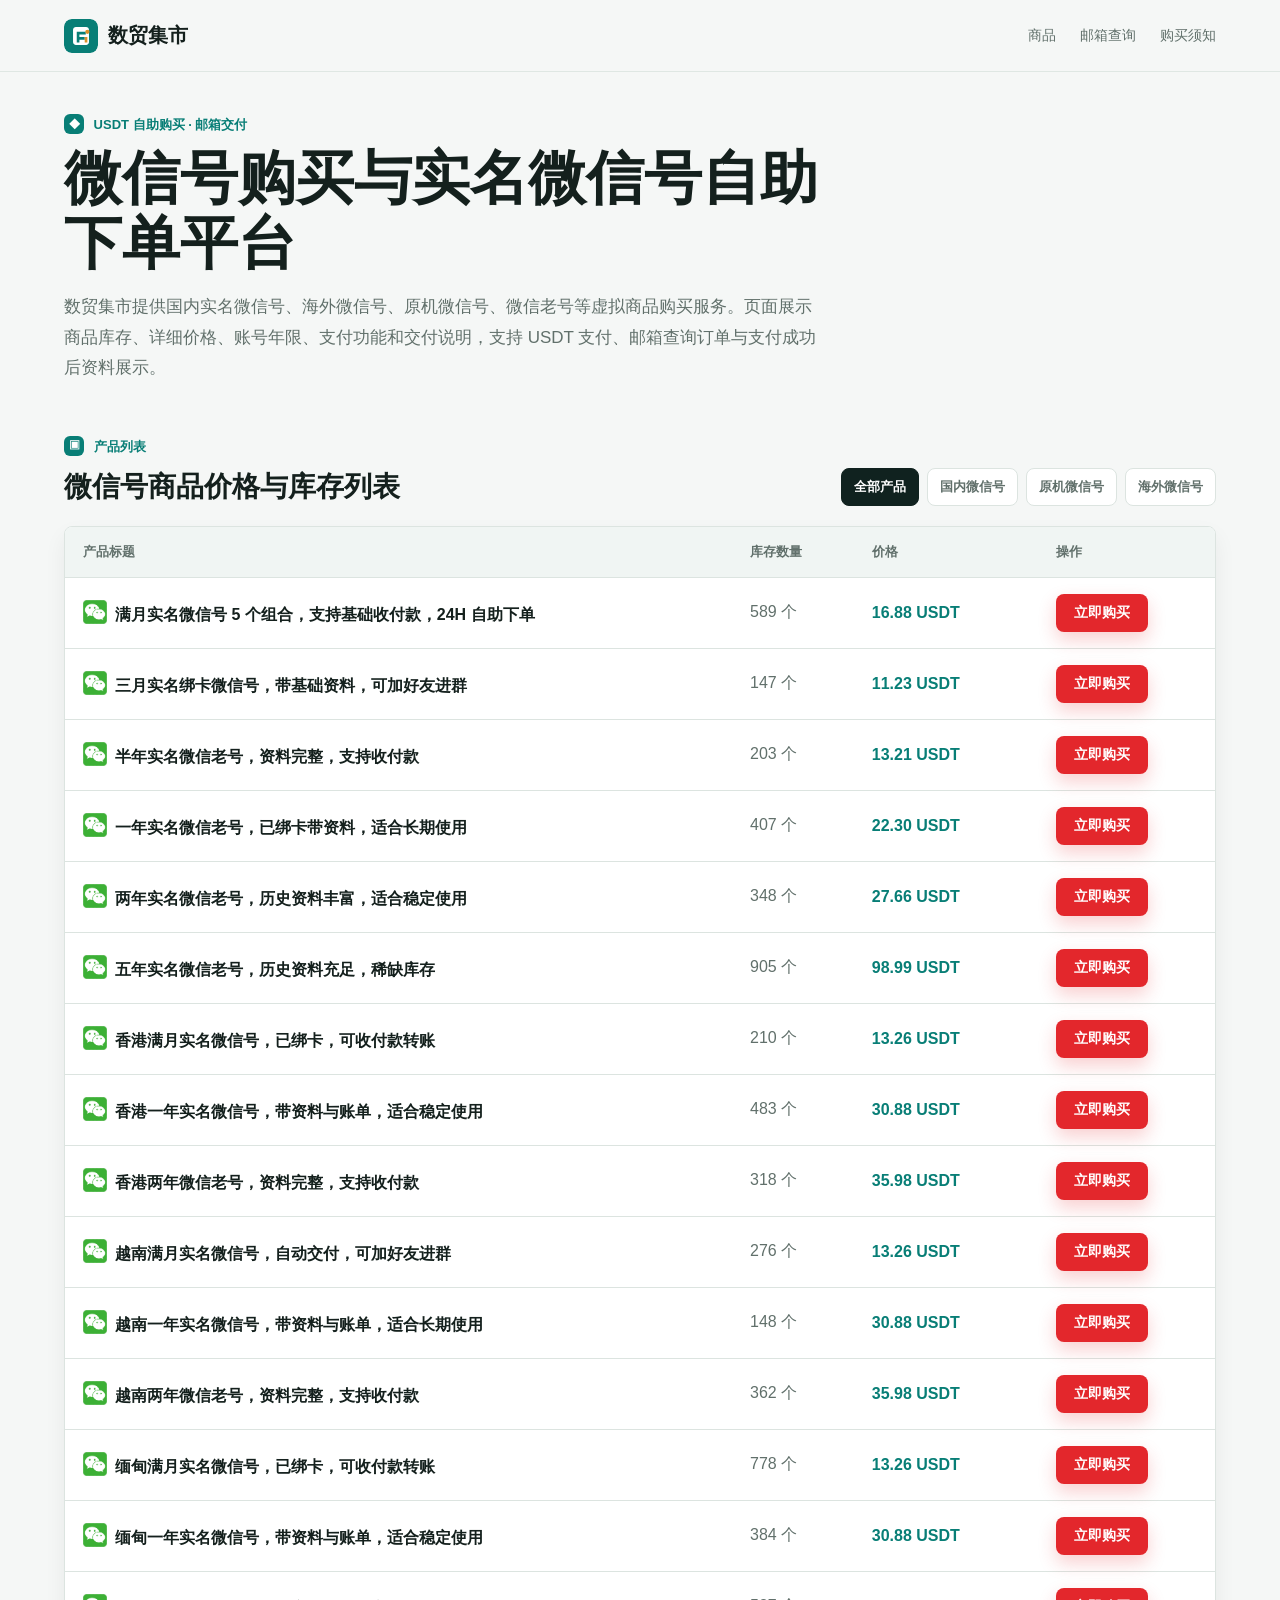
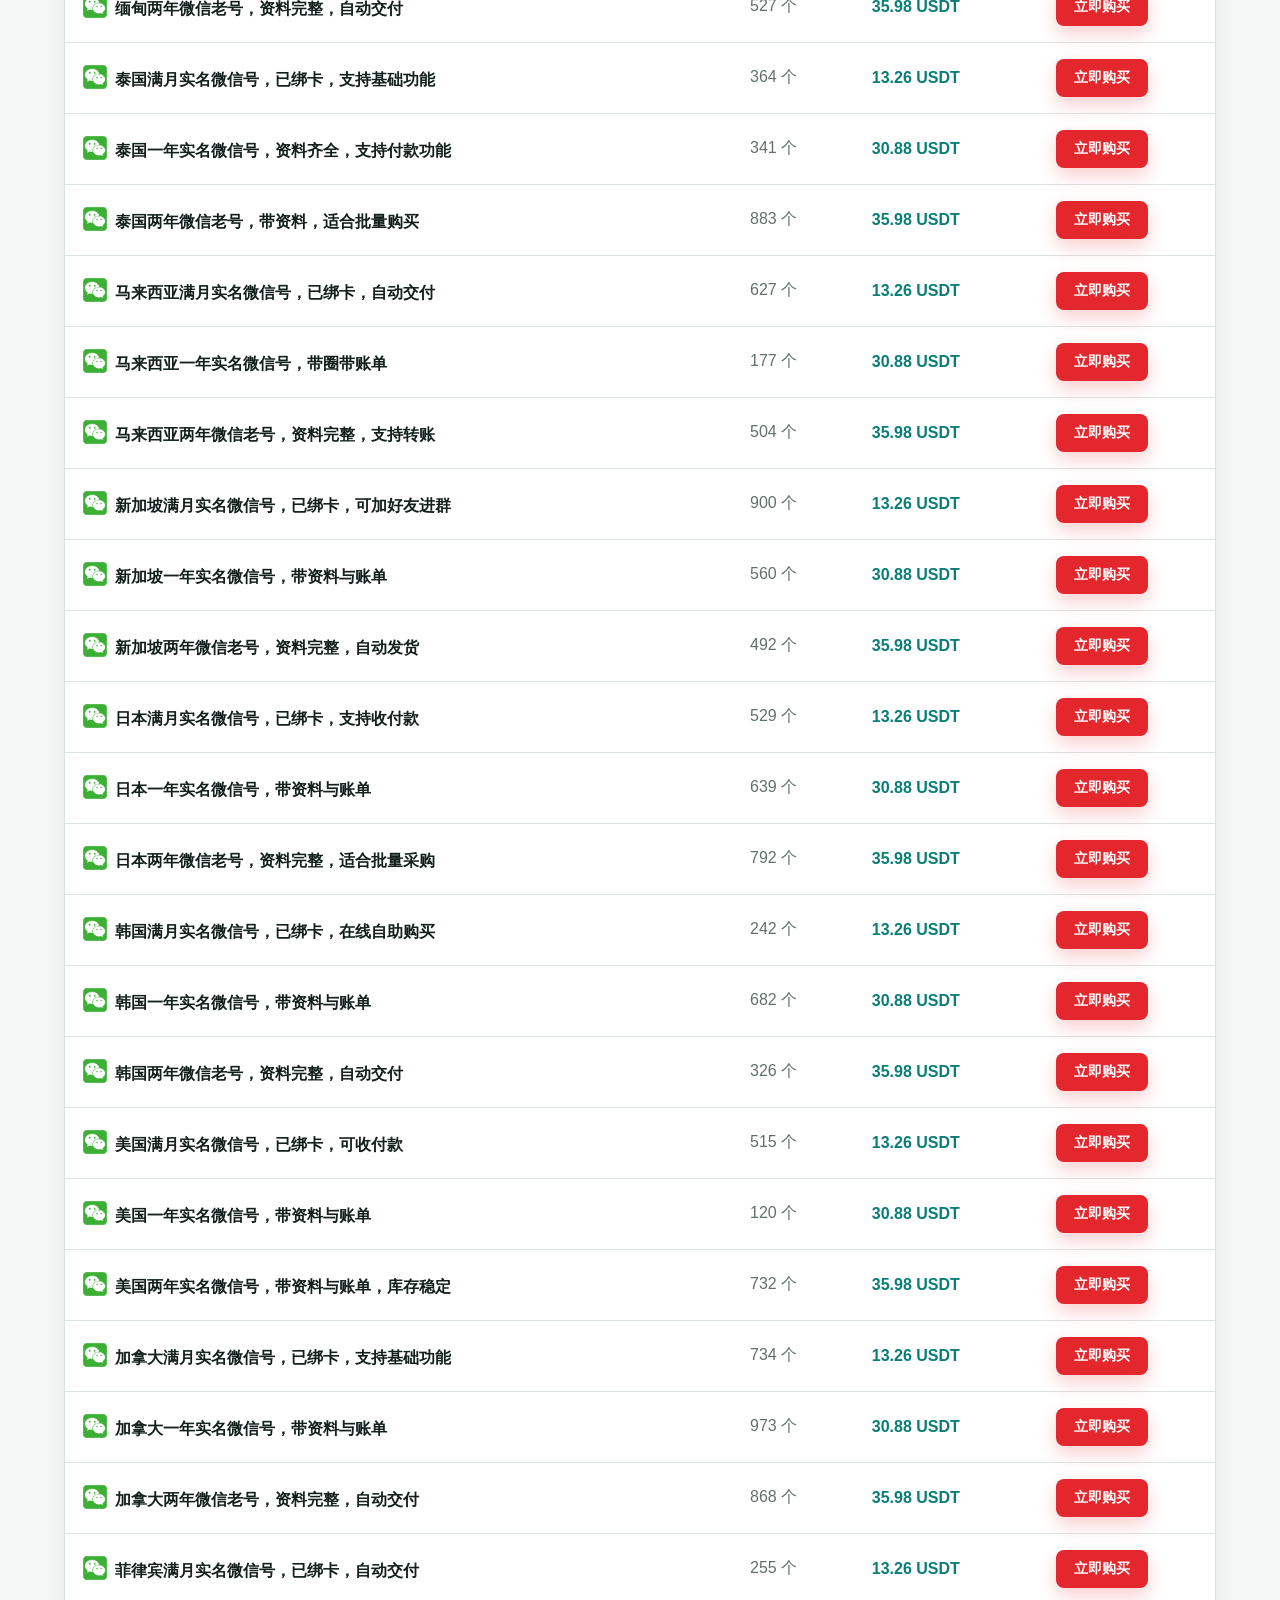
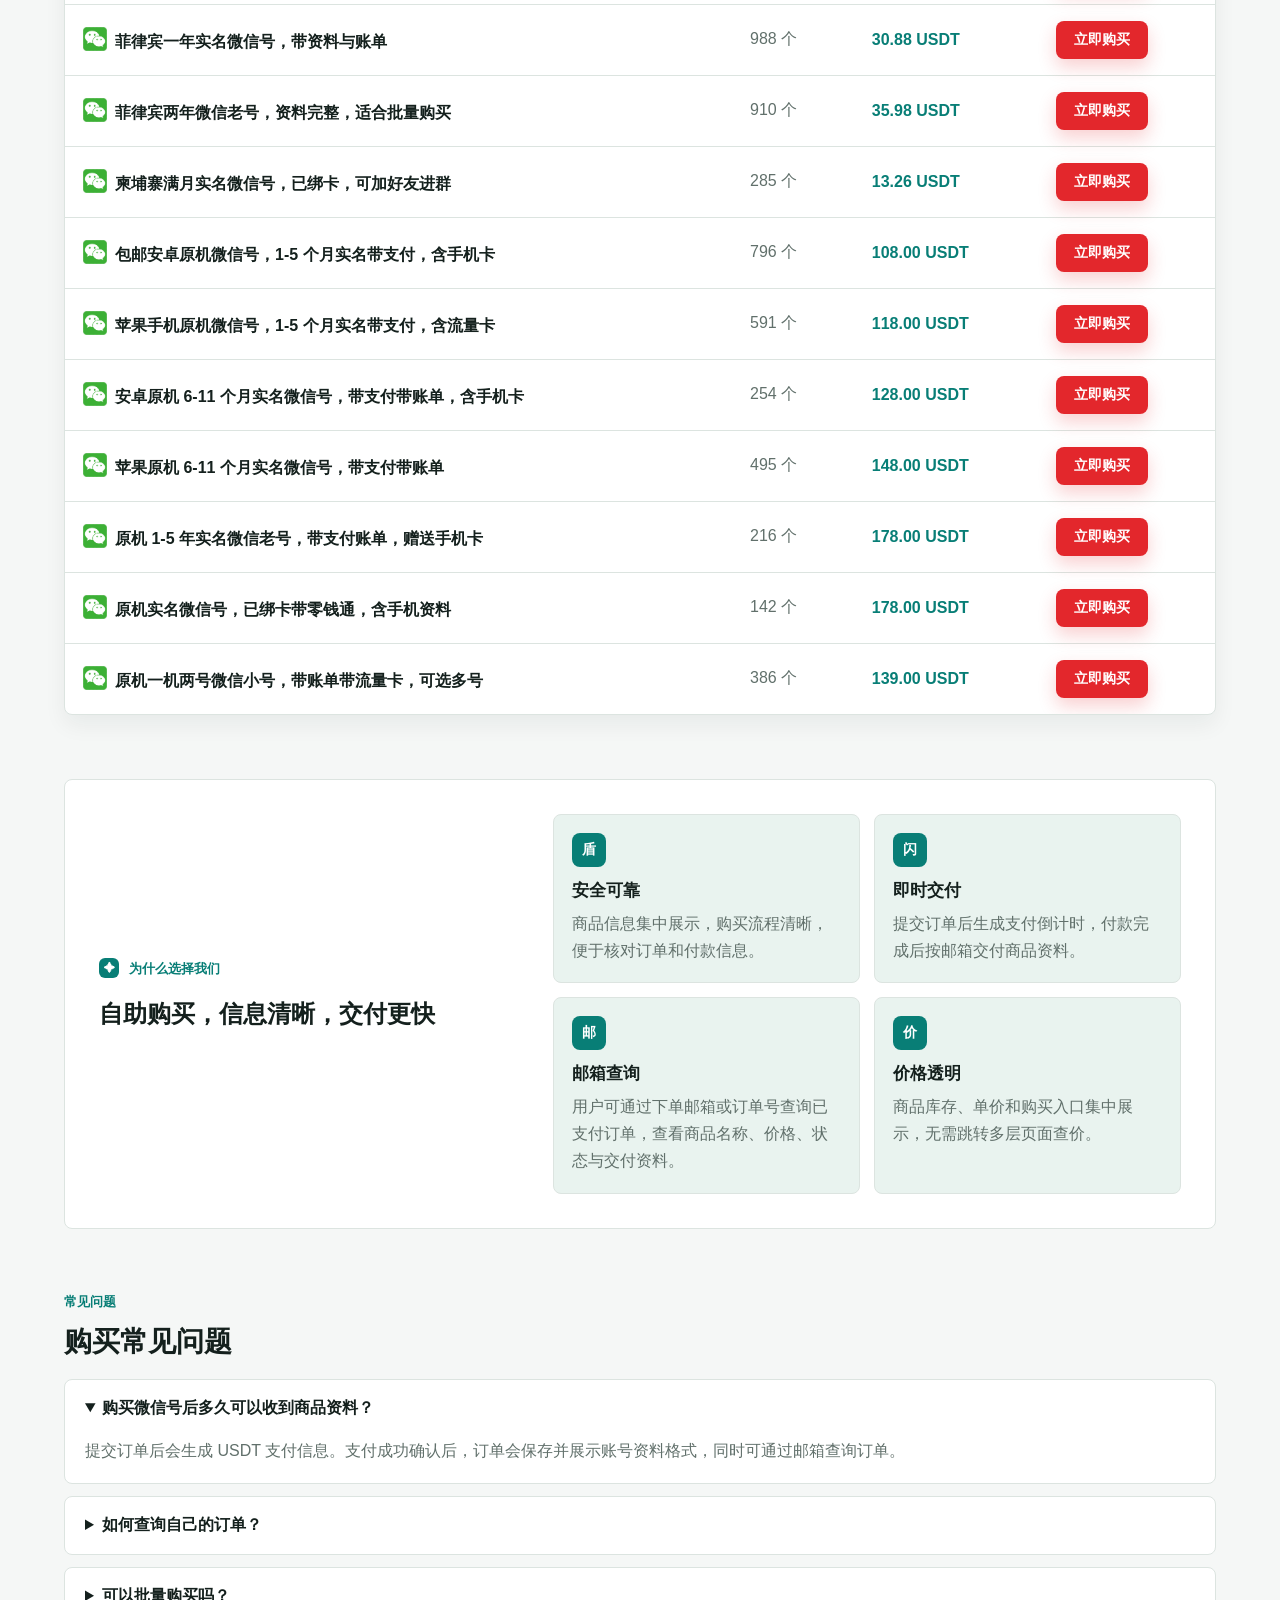
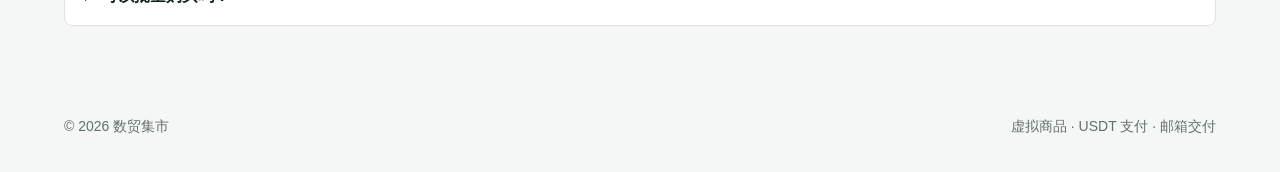
<file: index.html>
<!doctype html>
<html lang="zh-CN">
  <head>
    <meta charset="utf-8" />
    <meta name="viewport" content="width=device-width, initial-scale=1" />
    <title>首页 | 微信号购买 - 微信号批发 - 微信小号在线自助购买平台</title>
    <meta name="description" content="微信号购买平台 - 专业提供微信小号、实名微信号、海外微信号、原机微信号、微信老号等高质量微信账号自助购买服务，支持在线下单、USDT-TRC20 自动检测到账、支付成功后资料交付、邮箱查询订单和快速售后。" />
    <meta name="keywords" content="微信号购买,微信号出售,实名微信号,微信号批发,微信号自助购买,微信号购买平台,微信小号购买,海外微信号,原机微信号,微信老号,USDT购买微信号" />
    <meta name="robots" content="index,follow" />
    <link rel="canonical" href="https://shumaojs.com/" />
    <meta property="og:title" content="微信号购买 - 微信号批发 - 微信小号在线自助购买平台" />
    <meta property="og:description" content="专业提供微信小号、实名微信号、海外微信号、原机微信号等账号自助购买服务，支持在线下单、自动检测到账、订单查询和资料交付。" />
    <meta property="og:type" content="website" />
    <meta property="og:image" content="assets/virtual-goods-hero.png" />
    <script type="application/ld+json">
      {
        "@context": "https://schema.org",
        "@type": "WebSite",
        "name": "微信号购买平台",
        "description": "微信号购买、微信号批发、微信小号在线自助购买平台，提供实名微信号、海外微信号、原机微信号等商品。",
        "potentialAction": {
          "@type": "SearchAction",
          "target": "query/?email={search_term_string}",
          "query-input": "required name=search_term_string"
        }
      }
    </script>
    <link rel="icon" href="assets/favicon.ico" />
    <link rel="icon" type="image/svg+xml" href="assets/logo.svg" />
    <link rel="stylesheet" href="styles.css" />
  </head>
  <body>
    <header class="site-header">
      <a class="brand" href="./" aria-label="数贸集市首页">
        <img class="brand-logo" src="assets/logo.svg" alt="" />
        <span>数贸集市</span>
      </a>
      <nav class="nav">
        <a href="#products">商品</a>
        <a href="query/">邮箱查询</a>
        <a href="#notice">购买须知</a> 
      </nav>
    </header>

    <main>
      <section class="plain-title">
        <div>
          <p class="section-kicker"><span class="mini-icon">◆</span> USDT 自助购买 · 邮箱交付</p>
          <h1>微信号购买与实名微信号自助下单平台</h1>
          <p>数贸集市提供国内实名微信号、海外微信号、原机微信号、微信老号等虚拟商品购买服务。页面展示商品库存、详细价格、账号年限、支付功能和交付说明，支持 USDT 支付、邮箱查询订单与支付成功后资料展示。</p>
        </div>
      </section>

      <section class="toolbar" id="products">
        <div>
          <p class="section-kicker"><span class="mini-icon">▣</span> 产品列表</p>
          <h2>微信号商品价格与库存列表</h2>
        </div>
        <div class="category-tabs" role="tablist" aria-label="商品分类">
          <button class="is-active" type="button" data-filter="all" role="tab" aria-selected="true">全部产品</button>
          <button type="button" data-filter="domestic" role="tab" aria-selected="false">国内微信号</button>
          <button type="button" data-filter="device" role="tab" aria-selected="false">原机微信号</button>
          <button type="button" data-filter="overseas" role="tab" aria-selected="false">海外微信号</button>
        </div>
      </section>

      <section class="product-table-wrap" aria-label="商品列表">
        <table class="product-table">
          <thead>
            <tr>
              <th>产品标题</th>
              <th>库存数量</th>
              <th>价格</th>
              <th>操作</th>
            </tr>
          </thead>
          <tbody id="productRows"></tbody>
        </table>
      </section>

      <section class="feature-section" id="notice">
        <div>
          <p class="section-kicker"><span class="mini-icon">✦</span> 为什么选择我们</p>
          <h2>自助购买，信息清晰，交付更快</h2>
        </div>
        <div class="feature-grid">
          <article>
            <span class="feature-icon">盾</span>
            <h3>安全可靠</h3>
            <p>商品信息集中展示，购买流程清晰，便于核对订单和付款信息。</p>
          </article>
          <article>
            <span class="feature-icon">闪</span>
            <h3>即时交付</h3>
            <p>提交订单后生成支付倒计时，付款完成后按邮箱交付商品资料。</p>
          </article>
          <article>
            <span class="feature-icon">邮</span>
            <h3>邮箱查询</h3>
            <p>用户可通过下单邮箱或订单号查询已支付订单，查看商品名称、价格、状态与交付资料。</p>
          </article>
          <article>
            <span class="feature-icon">价</span>
            <h3>价格透明</h3>
            <p>商品库存、单价和购买入口集中展示，无需跳转多层页面查价。</p>
          </article>
        </div>
      </section>

      <section class="faq-section" id="faq">
        <p class="section-kicker">常见问题</p>
        <h2>购买常见问题</h2>
        <details open>
          <summary>购买微信号后多久可以收到商品资料？</summary>
          <p>提交订单后会生成 USDT 支付信息。支付成功确认后，订单会保存并展示账号资料格式，同时可通过邮箱查询订单。</p>
        </details>
        <details>
          <summary>如何查询自己的订单？</summary>
          <p>进入邮箱查询页面，输入下单邮箱或订单号，即可从 Supabase 查看订单记录、支付状态与发货资料。</p>
        </details>
        <details>
          <summary>可以批量购买吗？</summary>
          <p>可以。你可以在详情页填写数量，系统会自动按数量计算 USDT 应付金额。</p>
        </details>
      </section>
    </main>

    <footer class="site-footer">
      <span>© 2026 数贸集市</span>
      <span>虚拟商品 · USDT 支付 · 邮箱交付</span>
    </footer>
    <script type="application/ld+json">
      {
        "@context": "https://schema.org",
        "@type": "Organization",
        "name": "数贸集市",
        "description": "微信号购买、实名微信号、海外微信号和原机微信号自助购买平台",
        "logo": "assets/logo.svg"
      }
    </script>
    <script src="product-data.js"></script>
    <script src="home.js"></script>
  </body>
</html>
</file>
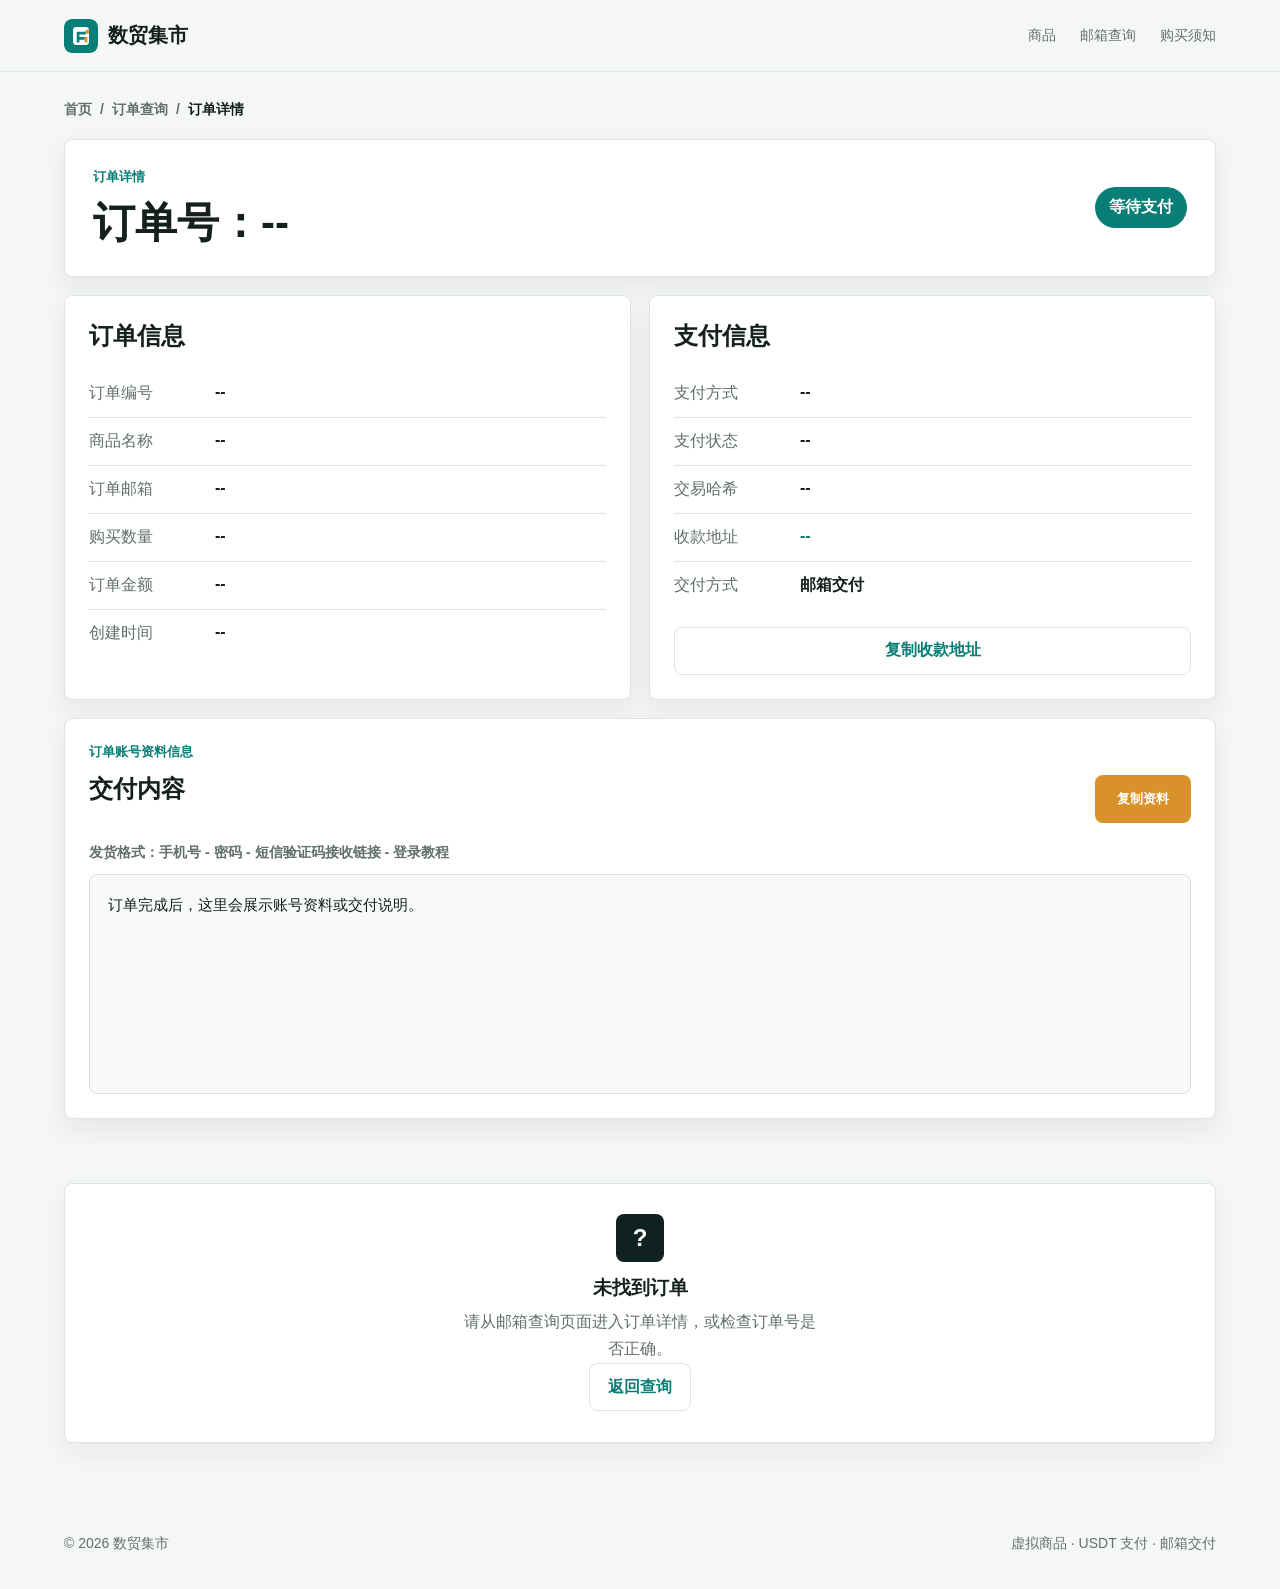
<file: order-detail/index.html>
<!doctype html>
<html lang="zh-CN">
  <head>
    <meta charset="utf-8" />
    <base href="../" />
    <meta name="viewport" content="width=device-width, initial-scale=1" />
    <title>订单详情 | 微信号购买订单详情 - 微信小号自助购买平台</title>
    <meta name="description" content="微信号购买订单详情页面，展示订单编号、商品名称、支付状态、USDT-TRC20 收款地址、交易哈希、支付金额和账号资料交付内容。" />
    <meta name="keywords" content="微信号订单详情,微信号购买订单,微信号支付状态,微信号交付资料,实名微信号订单查询" />
    <meta name="robots" content="noindex,follow" />
    <link rel="canonical" href="https://shumaojs.com/order-detail/" />
    <meta property="og:title" content="微信号购买订单详情" />
    <meta property="og:description" content="查看微信号购买订单状态、支付信息和账号资料交付内容。" />
    <meta property="og:type" content="website" />
    <link rel="icon" href="assets/favicon.ico" />
    <link rel="icon" type="image/svg+xml" href="assets/logo.svg" />
    <link rel="stylesheet" href="styles.css" />
  </head>
  <body>
    <header class="site-header">
      <a class="brand" href="./" aria-label="数贸集市首页">
        <img class="brand-logo" src="assets/logo.svg" alt="" />
        <span>数贸集市</span>
      </a>
      <nav class="nav">
        <a href="./#products">商品</a>
        <a href="query/">邮箱查询</a>
        <a href="./#notice">购买须知</a> 
      </nav>
    </header>

    <main class="order-detail-page">
      <nav class="detail-breadcrumb" aria-label="当前位置">
        <a href="./">首页</a>
        <span>/</span>
        <a href="query/">订单查询</a>
        <span>/</span>
        <strong>订单详情</strong>
      </nav>

      <section class="order-detail-shell" id="orderDetail">
        <div class="order-detail-head">
          <div>
            <p class="section-kicker">订单详情</p>
            <h1>订单号：<span id="detailOrderNo">--</span></h1>
          </div>
          <span class="order-state" id="detailStatus">等待支付</span>
        </div>

        <div class="order-detail-grid">
          <section class="detail-card">
            <h2>订单信息</h2>
            <dl class="detail-list">
              <div>
                <dt>订单编号</dt>
                <dd id="infoOrderNo">--</dd>
              </div>
              <div>
                <dt>商品名称</dt>
                <dd id="infoProduct">--</dd>
              </div>
              <div>
                <dt>订单邮箱</dt>
                <dd id="infoEmail">--</dd>
              </div>
              <div>
                <dt>购买数量</dt>
                <dd id="infoQuantity">--</dd>
              </div>
              <div>
                <dt>订单金额</dt>
                <dd id="infoAmount">--</dd>
              </div>
              <div>
                <dt>创建时间</dt>
                <dd id="infoCreatedAt">--</dd>
              </div>
            </dl>
          </section>

          <section class="detail-card">
            <h2>支付信息</h2>
            <dl class="detail-list">
              <div>
                <dt>支付方式</dt>
                <dd id="payMethod">--</dd>
              </div>
              <div>
                <dt>支付状态</dt>
                <dd id="payStatus">--</dd>
              </div>
              <div>
                <dt>交易哈希</dt>
                <dd id="payTxHash">--</dd>
              </div>
              <div>
                <dt>收款地址</dt>
                <dd class="wallet-address" id="payWallet">--</dd>
              </div>
              <div>
                <dt>交付方式</dt>
                <dd>邮箱交付</dd>
              </div>
            </dl>
            <button class="ghost-button copy-inline" type="button" id="copyWallet">复制收款地址</button>
          </section>
        </div>

        <section class="delivery-card">
          <div class="delivery-head">
            <div>
              <p class="section-kicker">订单账号资料信息</p>
              <h2>交付内容</h2>
            </div>
            <button class="copy-button copy-delivery" type="button" id="copyDelivery">复制资料</button>
          </div>
          <p class="delivery-format">发货格式：手机号 - 密码 - 短信验证码接收链接 - 登录教程</p>
          <pre class="delivery-box" id="deliveryBox">订单完成后，这里会展示账号资料或交付说明。</pre>
        </section>
      </section>

      <section class="empty-state order-not-found" id="orderNotFound" hidden>
        <span class="empty-icon">?</span>
        <h3>未找到订单</h3>
        <p>请从邮箱查询页面进入订单详情，或检查订单号是否正确。</p>
        <a class="query-link" href="query/">返回查询</a>
      </section>
    </main>

    <footer class="site-footer">
      <span>© 2026 数贸集市</span>
      <span>虚拟商品 · USDT 支付 · 邮箱交付</span>
    </footer>

    <script src="supabase-config.js"></script>
    <script src="supabase-orders.js"></script>
    <script src="order-detail.js"></script>
  </body>
</html>
</file>
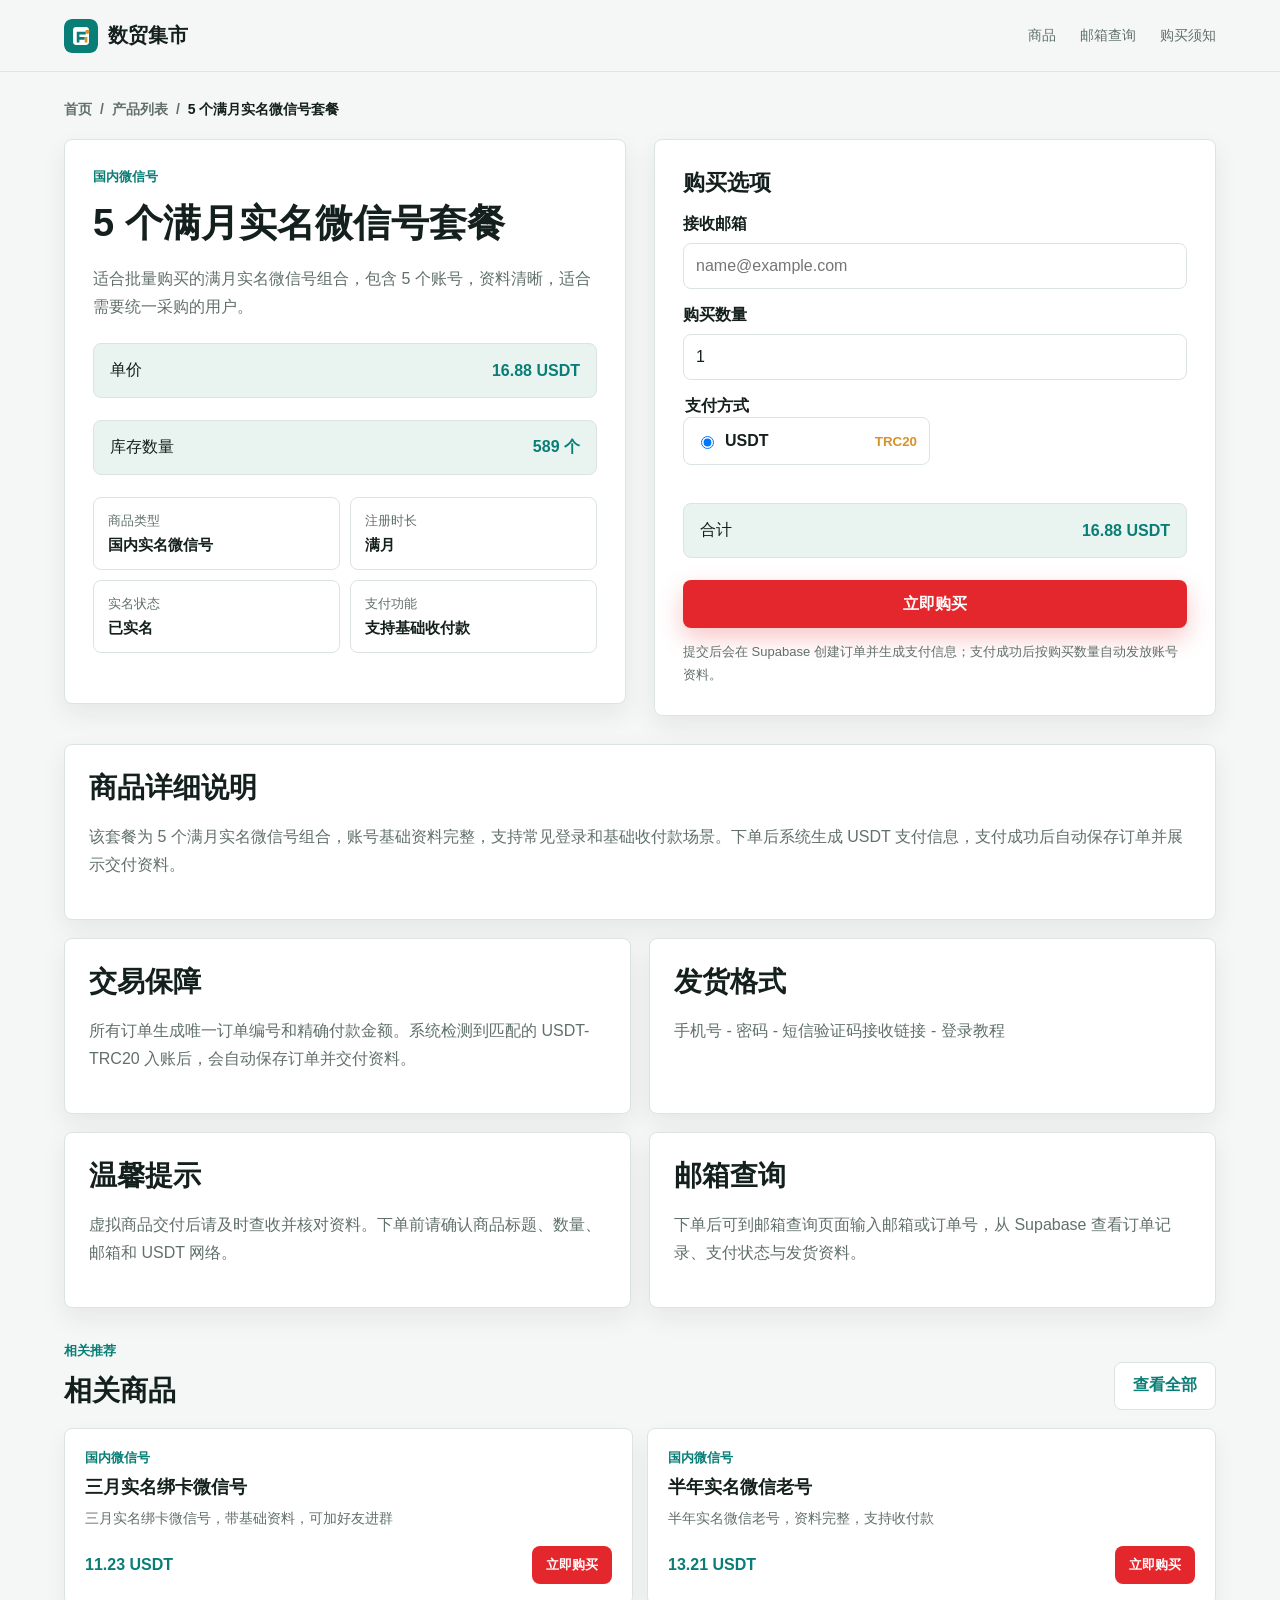
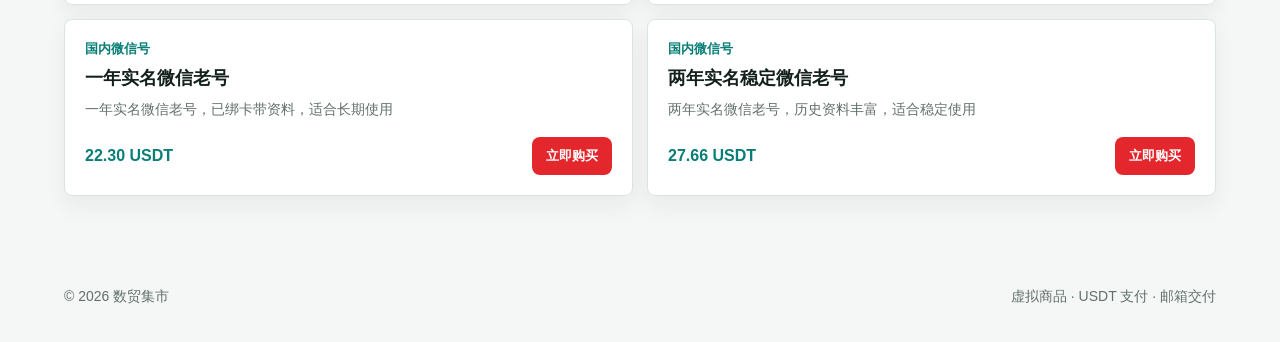
<file: product/index.html>
<!doctype html>
<html lang="zh-CN">
  <head>
    <meta charset="utf-8" />
    <base href="../" />
    <meta name="viewport" content="width=device-width, initial-scale=1" />
    <title>微信号商品详情 | 实名微信号购买 - 微信小号自助购买平台</title>
    <meta name="description" content="微信号商品详情页，展示实名微信号、海外微信号、原机微信号、微信老号等商品价格、库存、账号年限、实名状态和支付功能，支持在线下单、USDT-TRC20 自动检测到账、支付成功后资料交付和邮箱查询订单。" />
    <meta name="keywords" content="微信号商品详情,微信号价格,微信号购买,微信号出售,实名微信号购买,海外微信号购买,原机微信号购买,微信小号购买,微信号自助购买" />
    <meta name="robots" content="index,follow" />
    <link rel="canonical" href="https://shumaojs.com/product/" />
    <meta property="og:title" content="微信号商品详情 - 实名微信号自助购买" />
    <meta property="og:description" content="查看微信号商品价格、库存、账号年限和实名状态，支持 USDT-TRC20 自动检测到账和支付成功后资料交付。" />
    <meta property="og:type" content="product" />
    <meta property="og:image" content="assets/virtual-goods-hero.png" />
    <link rel="icon" href="assets/favicon.ico" />
    <link rel="icon" type="image/svg+xml" href="assets/logo.svg" />
    <link rel="stylesheet" href="styles.css" />
  </head>
  <body>
    <header class="site-header">
      <a class="brand" href="./" aria-label="返回数贸集市首页">
        <img class="brand-logo" src="assets/logo.svg" alt="" />
        <span>数贸集市</span>
      </a>
      <nav class="nav">
        <a href="./#products">商品</a>
        <a href="query/">邮箱查询</a>
        <a href="./#notice">购买须知</a> 
      </nav>
    </header>

    <main class="detail-page">
      <nav class="detail-breadcrumb" aria-label="当前位置">
        <a href="./">首页</a>
        <span>/</span>
        <a href="./#products">产品列表</a>
        <span>/</span>
        <strong id="breadcrumbName">商品详情</strong>
      </nav>

      <section class="detail-layout detail-two-column">
        <article class="buy-panel detail-main-panel product-info-panel" aria-labelledby="productName">
          <p class="section-kicker" id="productCategory">虚拟商品</p>
          <h1 id="productName">虚拟商品</h1>
          <p class="detail-desc" id="productDesc">下单后生成 USDT 支付信息，支付成功后展示交付资料。</p>

          <div class="price-row">
            <span>单价</span>
            <strong id="productPrice">0.00 USDT</strong>
          </div>

          <div class="price-row stock-row">
            <span>库存数量</span>
            <strong><span id="productStock">--</span> 个</strong>
          </div>

          <div class="spec-grid" aria-label="商品属性">
            <div>
              <span>商品类型</span>
              <strong id="specType">虚拟资料</strong>
            </div>
            <div>
              <span>注册时长</span>
              <strong id="specAge">满月</strong>
            </div>
            <div>
              <span>实名状态</span>
              <strong id="specRealname">已实名</strong>
            </div>
            <div>
              <span>支付功能</span>
              <strong id="specPay">支持</strong>
            </div>
          </div>

        </article>

        <aside class="buy-panel purchase-panel" aria-labelledby="purchaseTitle">
          <form class="order-form" id="orderForm">
            <h2 class="form-title" id="purchaseTitle">购买选项</h2>
            <label>
              <span>接收邮箱</span>
              <input id="email" name="email" type="email" placeholder="name@example.com" required />
            </label>

            <label>
              <span>购买数量</span>
              <input id="quantity" name="quantity" type="number" min="1" step="1" value="1" required />
            </label>

            <fieldset>
              <legend>支付方式</legend>
              <div class="pay-options">
                <label class="pay-option">
                  <input type="radio" name="payMethod" value="USDT-TRC20" checked />
                  <span>USDT</span>
                  <small>TRC20</small>
                </label>
              </div>
            </fieldset>

            <div class="total-row">
              <span>合计</span>
              <strong id="orderTotal">0.00 USDT</strong>
            </div>

            <button class="buy-button" type="submit">立即购买</button>
            <p class="form-note">提交后会在 Supabase 创建订单并生成支付信息；支付成功后按购买数量自动发放账号资料。</p>
          </form>
        </aside>
      </section>

      <section class="detail-info detail-info-ordered">
        <div class="detail-info-wide">
          <h2>商品详细说明</h2>
          <p id="productLongDesc">付款成功后，系统会将兑换说明或资料发送到你的邮箱。请确认邮箱填写正确。</p>
        </div>
        <div>
          <h2>交易保障</h2>
          <p>所有订单生成唯一订单编号和精确付款金额。系统检测到匹配的 USDT-TRC20 入账后，会自动保存订单并交付资料。</p>
        </div>
        <div>
          <h2>发货格式</h2>
          <p>手机号 - 密码 - 短信验证码接收链接 - 登录教程</p>
        </div>
        <div>
          <h2>温馨提示</h2>
          <p>虚拟商品交付后请及时查收并核对资料。下单前请确认商品标题、数量、邮箱和 USDT 网络。</p>
        </div>
        <div>
          <h2>邮箱查询</h2>
          <p>下单后可到邮箱查询页面输入邮箱或订单号，从 Supabase 查看订单记录、支付状态与发货资料。</p>
        </div>
      </section>

      <section class="related-section" aria-labelledby="relatedTitle">
        <div class="related-head">
          <div>
            <p class="section-kicker">相关推荐</p>
            <h2 id="relatedTitle">相关商品</h2>
          </div>
          <a class="ghost-button" href="./#products">查看全部</a>
        </div>
        <div class="related-grid" id="relatedProducts"></div>
      </section>
    </main>

    <div class="modal-backdrop" id="paymentModal" aria-hidden="true">
      <section class="payment-modal" role="dialog" aria-modal="true" aria-labelledby="paymentTitle">
        <button class="modal-close" type="button" id="closeModal" aria-label="关闭支付信息">×</button>
        <p class="section-kicker">等待支付</p>
        <h2 id="paymentTitle">USDT 支付信息</h2>
        <div class="countdown" id="countdown">15:00</div>

        <dl class="payment-list">
          <div>
            <dt>订单编号</dt>
            <dd id="orderNo">--</dd>
          </div>
          <div>
            <dt>支付金额</dt>
            <dd id="payAmount">--</dd>
          </div>
          <div>
            <dt>支付网络</dt>
            <dd id="payNetwork">USDT-TRC20</dd>
          </div>
          <div>
            <dt>收款地址</dt>
            <dd class="wallet-address" id="walletAddress">TZA2Gv2CoWFRRNjcoPwEkjvxwd7WyiRyBW</dd>
          </div>
          <div>
            <dt>接收邮箱</dt>
            <dd id="payEmail">--</dd>
          </div>
        </dl>

        <div class="qr-box" aria-label="USDT TRC20 收款二维码">
          <img src="assets/usdt-trc20-qr.png" alt="USDT TRC20 收款二维码" />
          <small>请使用 USDT-TRC20 转账</small>
        </div>

        <p class="verify-message" id="verifyMessage" role="status" aria-live="polite"></p>

        <div class="modal-actions">
          <button class="copy-button" type="button" id="copyAddress">复制地址</button>
          <button class="success-button" type="button" id="confirmPaid">我已支付</button>
          <a class="query-link" href="query/" id="modalQueryLink">查看订单</a>
        </div>
        <div class="delivery-result" id="paymentDelivery" hidden>
          <div class="delivery-result-head">
            <strong>支付成功，账号资料</strong>
            <button class="ghost-button" type="button" id="copyPaymentDelivery">复制资料</button>
          </div>
          <p class="delivery-format">发货格式：手机号 - 密码 - 短信验证码接收链接 - 登录教程</p>
          <pre id="paymentDeliveryText"></pre>
        </div>
        <p class="modal-note">请按页面显示的精确 USDT 金额转账，系统会自动检测到账并交付资料。</p>
      </section>
    </div>

    <footer class="site-footer">
      <span>© 2026 数贸集市</span>
      <span>虚拟商品 · USDT 支付 · 邮箱交付</span>
    </footer>

    <script src="supabase-config.js"></script>
    <script src="supabase-orders.js"></script>
    <script src="product-data.js"></script>
    <script src="app.js"></script>
  </body>
</html>
</file>
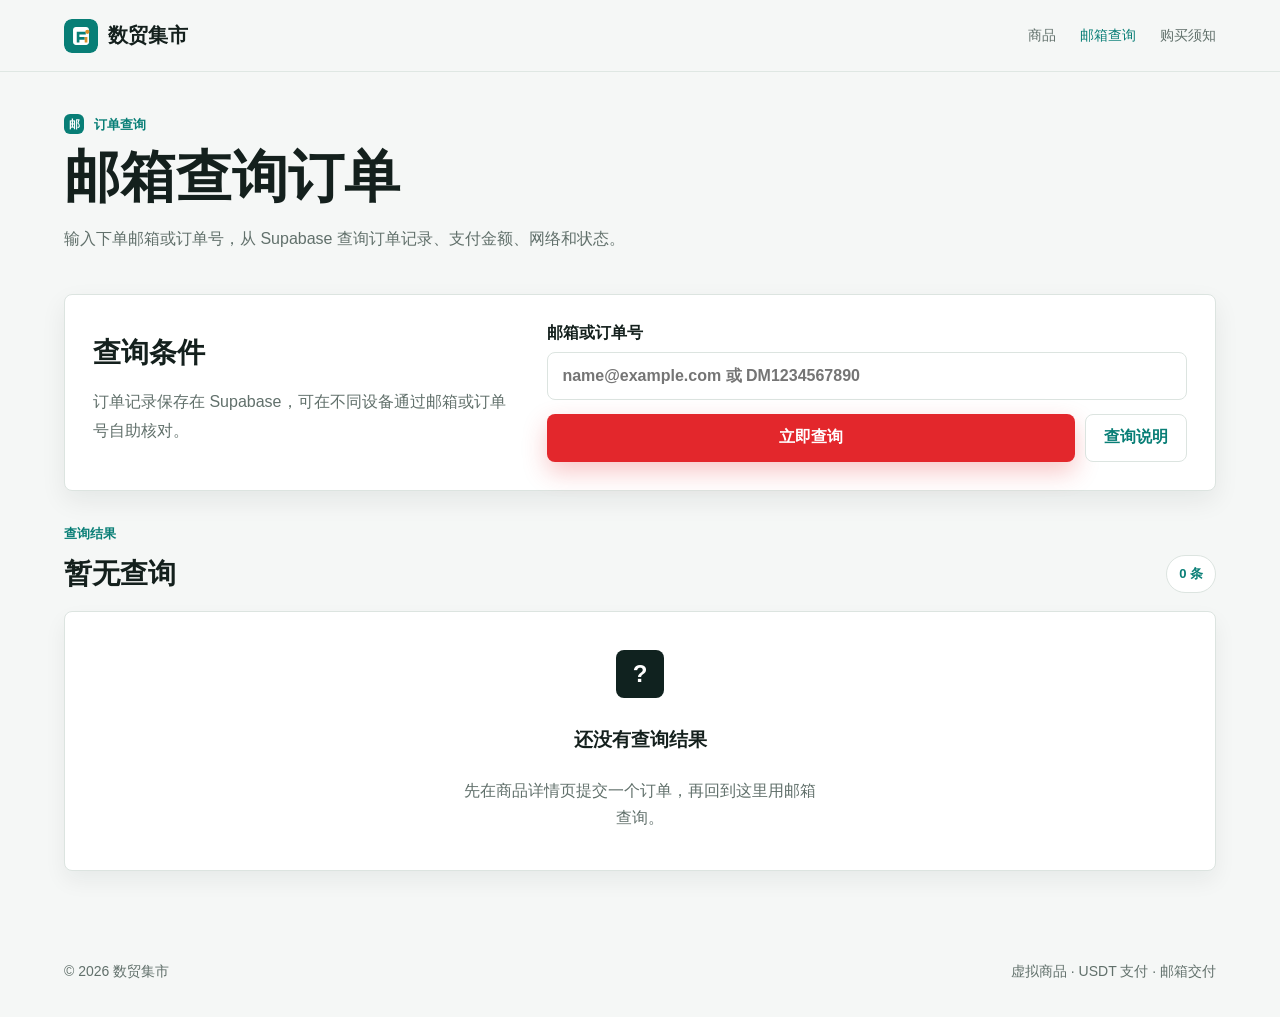
<file: query/index.html>
<!doctype html>
<html lang="zh-CN">
  <head>
    <meta charset="utf-8" />
    <base href="../" />
    <meta name="viewport" content="width=device-width, initial-scale=1" />
    <title>订单查询 | 微信号购买订单邮箱查询 - 微信小号自助购买平台</title>
    <meta name="description" content="微信号购买订单查询页面，支持通过下单邮箱或订单号查询微信小号、实名微信号、海外微信号、原机微信号等自助购买订单状态、支付金额、收款网络和交付资料。" />
    <meta name="keywords" content="微信号订单查询,微信号购买查询,邮箱查询订单,微信小号订单查询,实名微信号订单,微信号自助购买平台" />
    <meta name="robots" content="noindex,follow" />
    <link rel="canonical" href="https://shumaojs.com/query/" />
    <meta property="og:title" content="微信号购买订单查询 - 邮箱查询订单" />
    <meta property="og:description" content="输入下单邮箱或订单号，查询微信号自助购买订单状态、支付金额和交付资料。" />
    <meta property="og:type" content="website" />
    <link rel="icon" href="assets/favicon.ico" />
    <link rel="icon" type="image/svg+xml" href="assets/logo.svg" />
    <link rel="stylesheet" href="styles.css" />
  </head>
  <body>
    <header class="site-header">
      <a class="brand" href="./" aria-label="数贸集市首页">
        <img class="brand-logo" src="assets/logo.svg" alt="" />
        <span>数贸集市</span>
      </a>
      <nav class="nav">
        <a href="./#products">商品</a>
        <a class="is-current" href="query/">邮箱查询</a>
        <a href="./#notice">购买须知</a> 
      </nav>
    </header>

    <main class="query-page">
      <section class="query-hero">
        <p class="section-kicker"><span class="mini-icon">邮</span> 订单查询</p>
        <h1>邮箱查询订单</h1>
        <p>输入下单邮箱或订单号，从 Supabase 查询订单记录、支付金额、网络和状态。</p>
      </section>

      <section class="query-panel" aria-labelledby="queryTitle">
        <div>
          <h2 id="queryTitle">查询条件</h2>
          <p>订单记录保存在 Supabase，可在不同设备通过邮箱或订单号自助核对。</p>
        </div>
        <form class="query-form" id="queryForm">
          <label>
            <span>邮箱或订单号</span>
            <input id="queryValue" type="text" placeholder="name@example.com 或 DM1234567890" autocomplete="email" required />
          </label>
          <div class="query-actions">
            <button class="buy-button" type="submit">立即查询</button>
            <button class="ghost-button" id="showAll" type="button">查询说明</button>
          </div>
        </form>
      </section>

      <section class="query-results" aria-live="polite">
        <div class="results-head">
          <div>
            <p class="section-kicker">查询结果</p>
            <h2 id="resultTitle">暂无查询</h2>
          </div>
          <span class="status-pill" id="resultCount">0 条</span>
        </div>
        <div class="order-list" id="orderList">
          <article class="empty-state">
            <span class="empty-icon">?</span>
            <h3>还没有查询结果</h3>
            <p>先在商品详情页提交一个订单，再回到这里用邮箱查询。</p>
          </article>
        </div>
      </section>
    </main>

    <footer class="site-footer">
      <span>© 2026 数贸集市</span>
      <span>虚拟商品 · USDT 支付 · 邮箱交付</span>
    </footer>

    <script src="supabase-config.js"></script>
    <script src="supabase-orders.js"></script>
    <script src="query.js"></script>
  </body>
</html>
</file>
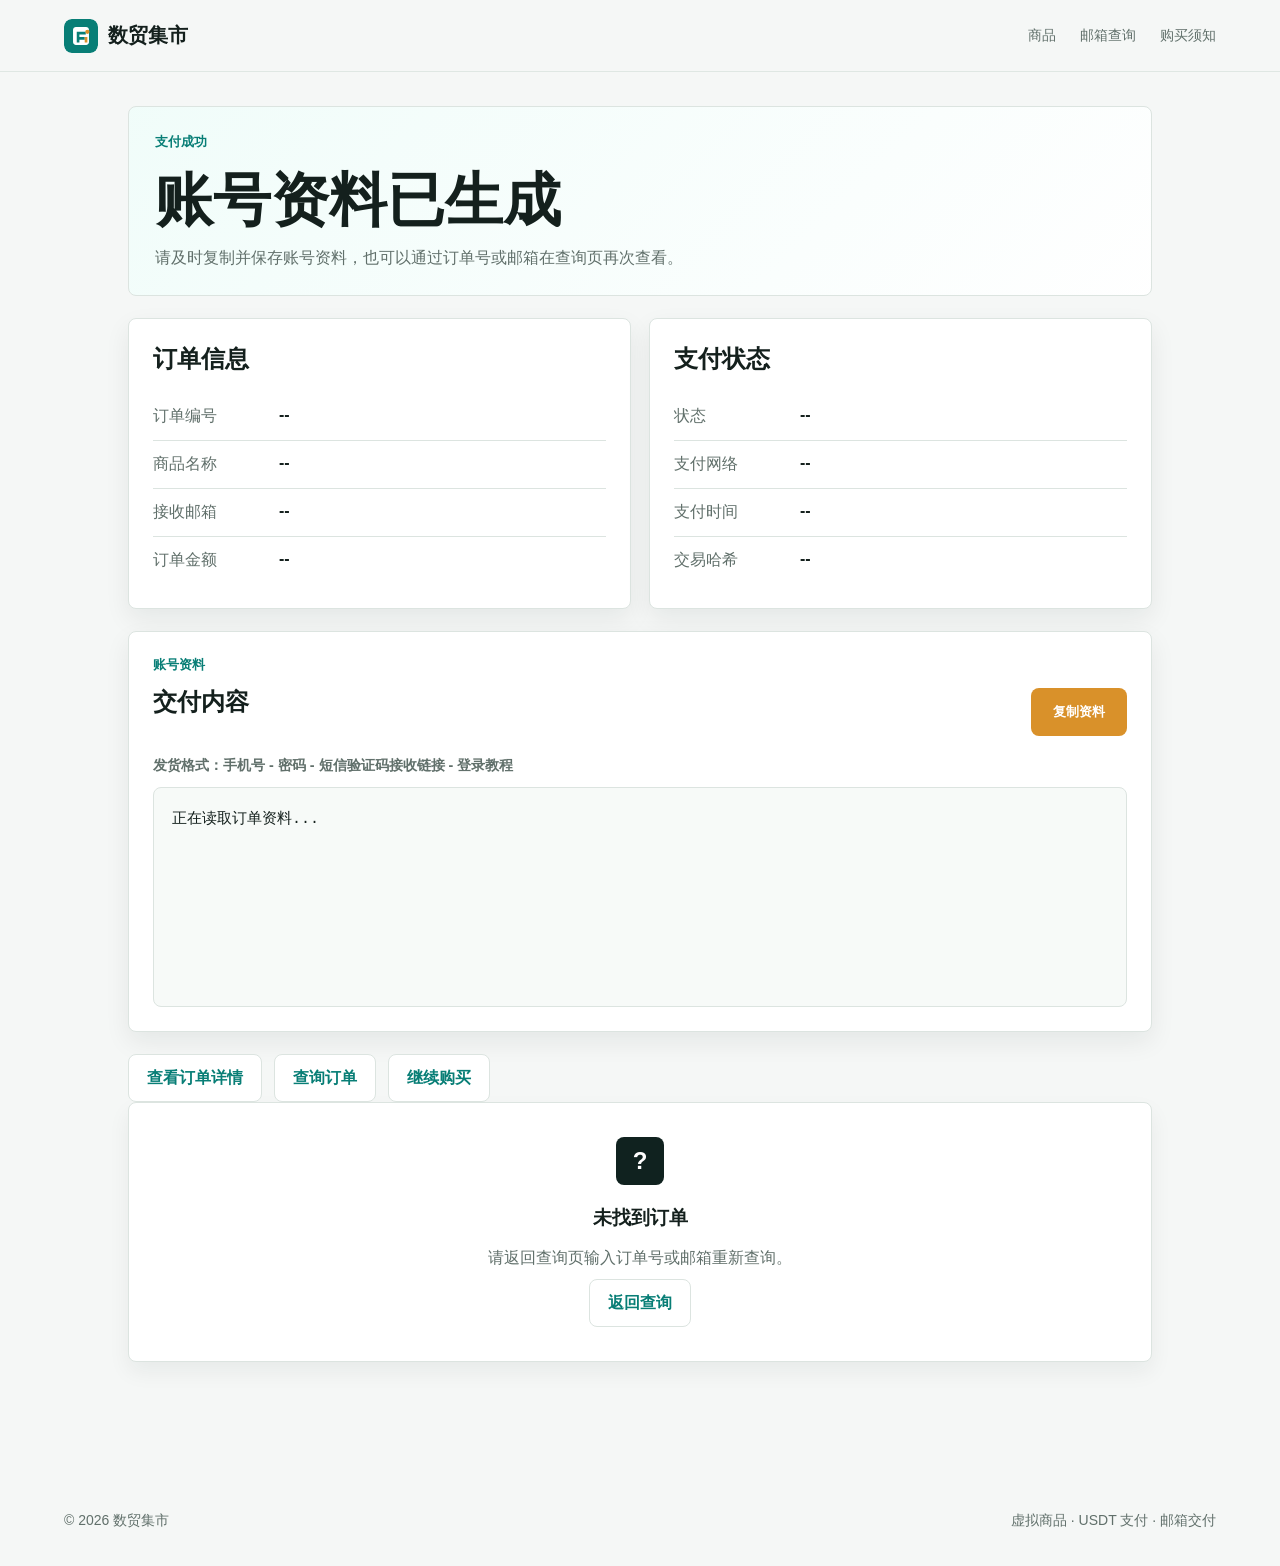
<file: success/index.html>
<!doctype html>
<html lang="zh-CN">
  <head>
    <meta charset="utf-8" />
    <base href="../" />
    <meta name="viewport" content="width=device-width, initial-scale=1" />
    <title>支付成功 | 微信号购买账号资料交付 - 微信小号自助购买平台</title>
    <meta name="description" content="微信号购买支付成功页面，展示实名微信号、微信小号、海外微信号等订单信息、支付状态、交易哈希和账号资料交付内容，支持复制资料与返回订单详情。" />
    <meta name="keywords" content="微信号支付成功,微信号账号资料,微信号自动发货,微信号订单交付,实名微信号购买成功" />
    <meta name="robots" content="noindex,follow" />
    <link rel="canonical" href="https://shumaojs.com/success/" />
    <meta property="og:title" content="微信号购买支付成功 - 账号资料交付" />
    <meta property="og:description" content="支付成功后展示微信号订单信息、支付状态和账号资料交付内容。" />
    <meta property="og:type" content="website" />
    <link rel="icon" href="assets/favicon.ico" />
    <link rel="icon" type="image/svg+xml" href="assets/logo.svg" />
    <link rel="stylesheet" href="styles.css" />
  </head>
  <body>
    <header class="site-header">
      <a class="brand" href="./" aria-label="数贸集市首页">
        <img class="brand-logo" src="assets/logo.svg" alt="" />
        <span>数贸集市</span>
      </a>
      <nav class="nav">
        <a href="./#products">商品</a>
        <a href="query/">邮箱查询</a>
        <a href="./#notice">购买须知</a> 
      </nav>
    </header>

    <main class="success-page">
      <section class="success-shell" id="successShell">
        <div class="success-head">
          <p class="section-kicker">支付成功</p>
          <h1>账号资料已生成</h1>
          <p>请及时复制并保存账号资料，也可以通过订单号或邮箱在查询页再次查看。</p>
        </div>

        <div class="order-detail-grid">
          <section class="detail-card">
            <h2>订单信息</h2>
            <dl class="detail-list">
              <div>
                <dt>订单编号</dt>
                <dd id="successOrderNo">--</dd>
              </div>
              <div>
                <dt>商品名称</dt>
                <dd id="successProduct">--</dd>
              </div>
              <div>
                <dt>接收邮箱</dt>
                <dd id="successEmail">--</dd>
              </div>
              <div>
                <dt>订单金额</dt>
                <dd id="successAmount">--</dd>
              </div>
            </dl>
          </section>

          <section class="detail-card">
            <h2>支付状态</h2>
            <dl class="detail-list">
              <div>
                <dt>状态</dt>
                <dd id="successStatus">--</dd>
              </div>
              <div>
                <dt>支付网络</dt>
                <dd id="successNetwork">--</dd>
              </div>
              <div>
                <dt>支付时间</dt>
                <dd id="successPaidAt">--</dd>
              </div>
              <div>
                <dt>交易哈希</dt>
                <dd id="successTxHash">--</dd>
              </div>
            </dl>
          </section>
        </div>

        <section class="delivery-card">
          <div class="delivery-head">
            <div>
              <p class="section-kicker">账号资料</p>
              <h2>交付内容</h2>
            </div>
            <button class="copy-button copy-delivery" type="button" id="copySuccessDelivery">复制资料</button>
          </div>
          <p class="delivery-format">发货格式：手机号 - 密码 - 短信验证码接收链接 - 登录教程</p>
          <pre class="delivery-box" id="successDelivery">正在读取订单资料...</pre>
        </section>

        <div class="success-actions">
          <a class="query-link" id="successDetailLink" href="query/" target="_blank" rel="noopener">查看订单详情</a>
          <a class="query-link" href="query/" target="_blank" rel="noopener">查询订单</a>
          <a class="ghost-button" href="./#products" target="_blank" rel="noopener">继续购买</a>
        </div>
      </section>

      <section class="empty-state order-not-found" id="successNotFound" hidden>
        <span class="empty-icon">?</span>
        <h3>未找到订单</h3>
        <p>请返回查询页输入订单号或邮箱重新查询。</p>
        <a class="query-link" href="query/" target="_blank" rel="noopener">返回查询</a>
      </section>
    </main>

    <footer class="site-footer">
      <span>© 2026 数贸集市</span>
      <span>虚拟商品 · USDT 支付 · 邮箱交付</span>
    </footer>

    <script src="supabase-config.js"></script>
    <script src="supabase-orders.js"></script>
    <script src="success.js"></script>
  </body>
</html>
</file>
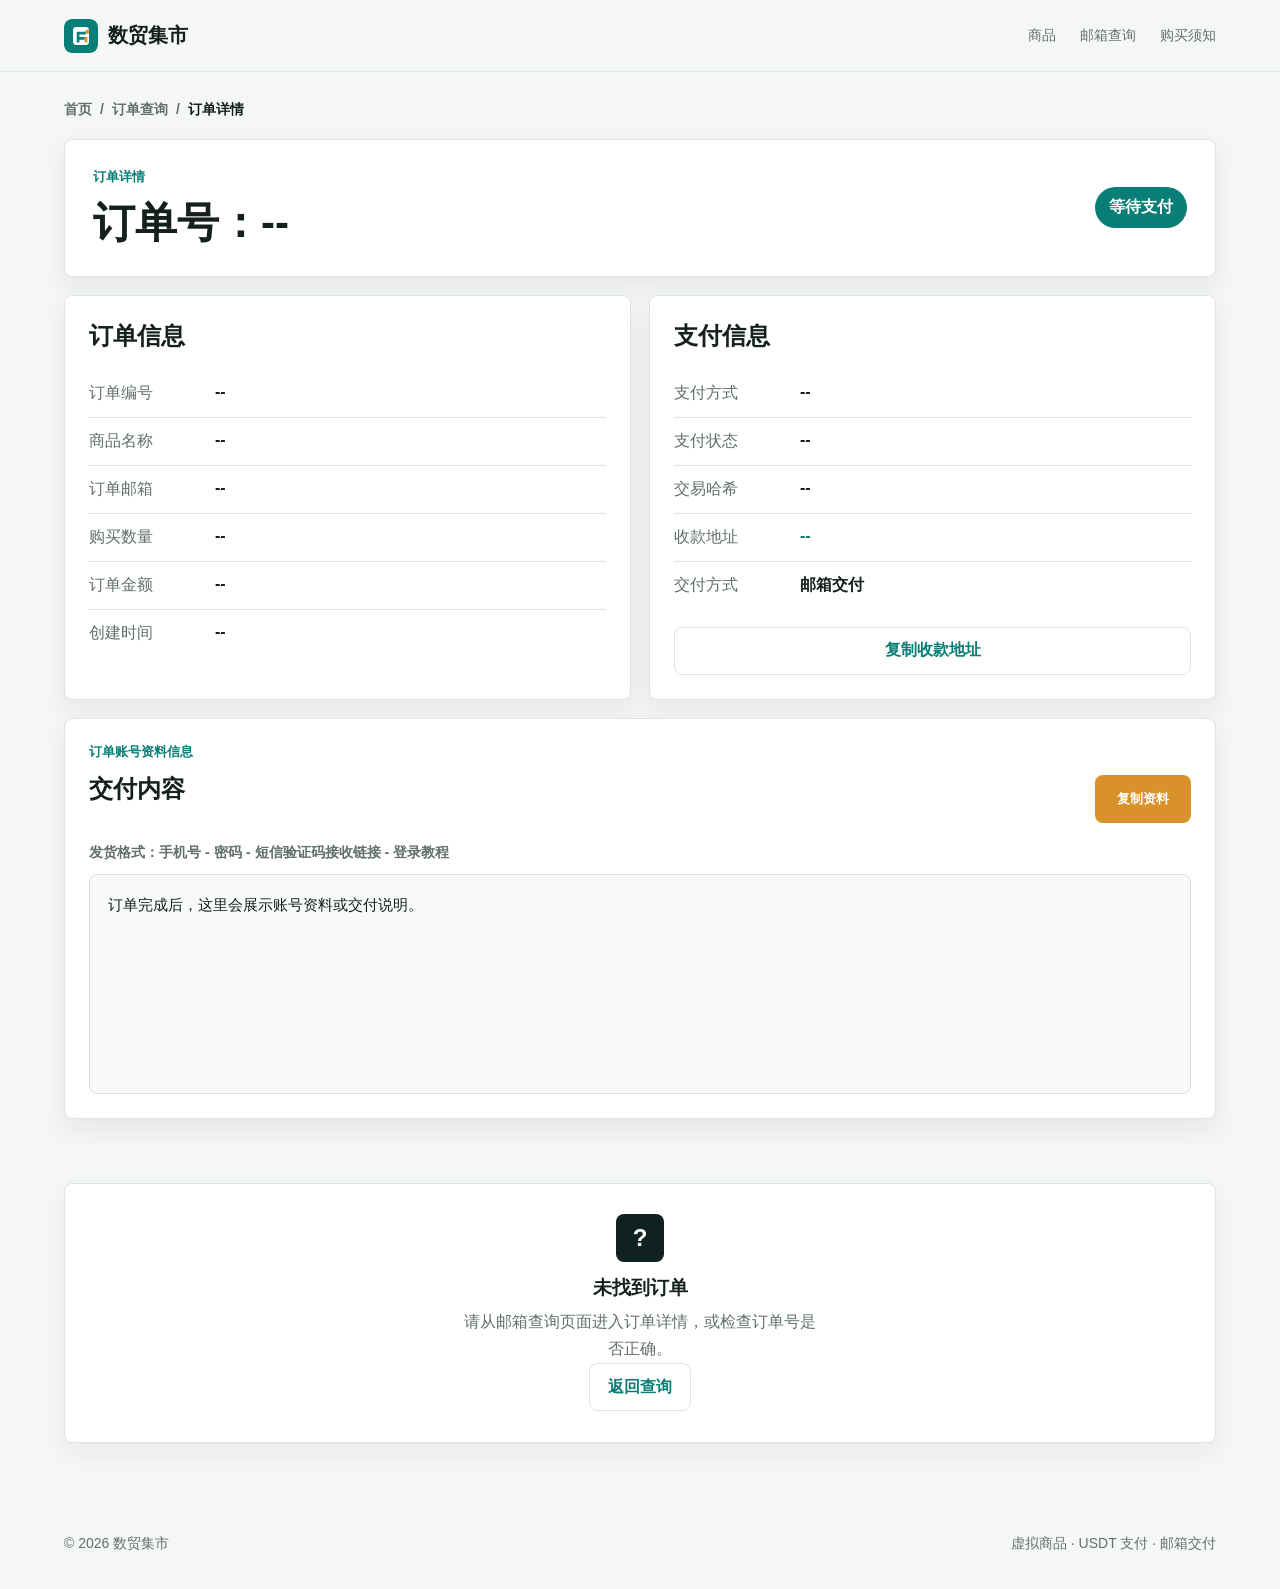
<file: detail-order-sn/BEHIWLVXSLO4RCDO/index.html>
<!doctype html>
<html lang="zh-CN">
  <head>
    <meta charset="utf-8" />
    <meta name="viewport" content="width=device-width, initial-scale=1" />
    <meta name="robots" content="noindex,follow" />
    <meta http-equiv="refresh" content="0; url=../../order-detail/?sn=BEHIWLVXSLO4RCDO" />
    <title>正在跳转订单详情 - 数贸集市</title>
    <script>
      window.location.replace("../../order-detail/?sn=BEHIWLVXSLO4RCDO");
    </script>
  </head>
  <body>
    <p>正在跳转到订单详情页...</p>
    <p><a href="../../order-detail/?sn=BEHIWLVXSLO4RCDO">手动打开订单详情</a></p>
  </body>
</html>
</file>
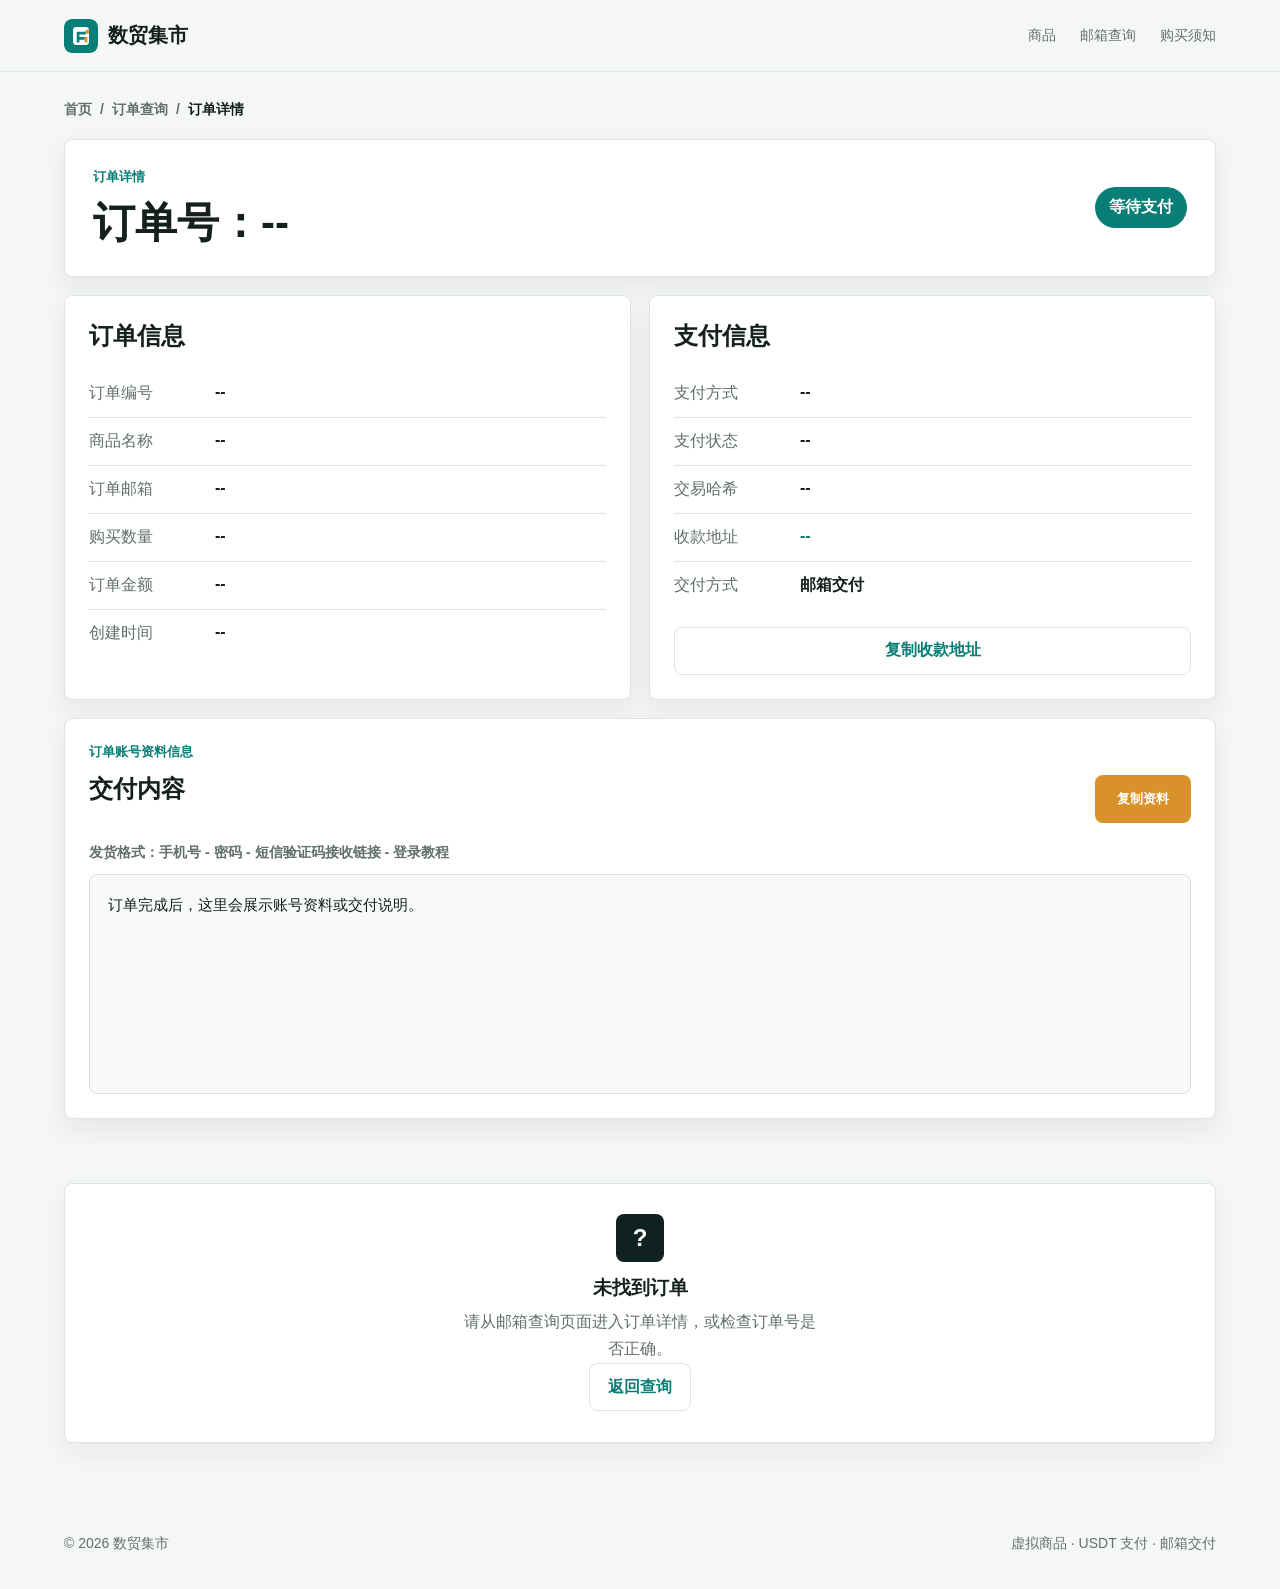
<file: order-detail.html>
<!doctype html>
<html lang="zh-CN">
  <head>
    <meta charset="utf-8" />
    <meta name="viewport" content="width=device-width, initial-scale=1" />
    <title>订单详情 | 微信号购买订单详情 - 微信小号自助购买平台</title>
    <meta name="description" content="微信号购买订单详情页面，展示订单编号、商品名称、支付状态、USDT-TRC20 收款地址、交易哈希、支付金额和账号资料交付内容。" />
    <meta name="keywords" content="微信号订单详情,微信号购买订单,微信号支付状态,微信号交付资料,实名微信号订单查询" />
    <meta name="robots" content="noindex,follow" />
    <link rel="canonical" href="https://shumaojs.com/order-detail/" />
    <meta property="og:title" content="微信号购买订单详情" />
    <meta property="og:description" content="查看微信号购买订单状态、支付信息和账号资料交付内容。" />
    <meta property="og:type" content="website" />
    <link rel="icon" href="assets/favicon.ico" />
    <link rel="icon" type="image/svg+xml" href="assets/logo.svg" />
    <link rel="stylesheet" href="styles.css" />
  </head>
  <body>
    <header class="site-header">
      <a class="brand" href="./" aria-label="数贸集市首页">
        <img class="brand-logo" src="assets/logo.svg" alt="" />
        <span>数贸集市</span>
      </a>
      <nav class="nav">
        <a href="./#products">商品</a>
        <a href="query/">邮箱查询</a>
        <a href="./#notice">购买须知</a> 
      </nav>
    </header>

    <main class="order-detail-page">
      <nav class="detail-breadcrumb" aria-label="当前位置">
        <a href="./">首页</a>
        <span>/</span>
        <a href="query/">订单查询</a>
        <span>/</span>
        <strong>订单详情</strong>
      </nav>

      <section class="order-detail-shell" id="orderDetail">
        <div class="order-detail-head">
          <div>
            <p class="section-kicker">订单详情</p>
            <h1>订单号：<span id="detailOrderNo">--</span></h1>
          </div>
          <span class="order-state" id="detailStatus">等待支付</span>
        </div>

        <div class="order-detail-grid">
          <section class="detail-card">
            <h2>订单信息</h2>
            <dl class="detail-list">
              <div>
                <dt>订单编号</dt>
                <dd id="infoOrderNo">--</dd>
              </div>
              <div>
                <dt>商品名称</dt>
                <dd id="infoProduct">--</dd>
              </div>
              <div>
                <dt>订单邮箱</dt>
                <dd id="infoEmail">--</dd>
              </div>
              <div>
                <dt>购买数量</dt>
                <dd id="infoQuantity">--</dd>
              </div>
              <div>
                <dt>订单金额</dt>
                <dd id="infoAmount">--</dd>
              </div>
              <div>
                <dt>创建时间</dt>
                <dd id="infoCreatedAt">--</dd>
              </div>
            </dl>
          </section>

          <section class="detail-card">
            <h2>支付信息</h2>
            <dl class="detail-list">
              <div>
                <dt>支付方式</dt>
                <dd id="payMethod">--</dd>
              </div>
              <div>
                <dt>支付状态</dt>
                <dd id="payStatus">--</dd>
              </div>
              <div>
                <dt>交易哈希</dt>
                <dd id="payTxHash">--</dd>
              </div>
              <div>
                <dt>收款地址</dt>
                <dd class="wallet-address" id="payWallet">--</dd>
              </div>
              <div>
                <dt>交付方式</dt>
                <dd>邮箱交付</dd>
              </div>
            </dl>
            <button class="ghost-button copy-inline" type="button" id="copyWallet">复制收款地址</button>
          </section>
        </div>

        <section class="delivery-card">
          <div class="delivery-head">
            <div>
              <p class="section-kicker">订单账号资料信息</p>
              <h2>交付内容</h2>
            </div>
            <button class="copy-button copy-delivery" type="button" id="copyDelivery">复制资料</button>
          </div>
          <p class="delivery-format">发货格式：手机号 - 密码 - 短信验证码接收链接 - 登录教程</p>
          <pre class="delivery-box" id="deliveryBox">订单完成后，这里会展示账号资料或交付说明。</pre>
        </section>
      </section>

      <section class="empty-state order-not-found" id="orderNotFound" hidden>
        <span class="empty-icon">?</span>
        <h3>未找到订单</h3>
        <p>请从邮箱查询页面进入订单详情，或检查订单号是否正确。</p>
        <a class="query-link" href="query/">返回查询</a>
      </section>
    </main>

    <footer class="site-footer">
      <span>© 2026 数贸集市</span>
      <span>虚拟商品 · USDT 支付 · 邮箱交付</span>
    </footer>

    <script src="supabase-config.js"></script>
    <script src="supabase-orders.js"></script>
    <script src="order-detail.js"></script>
  </body>
</html>
</file>
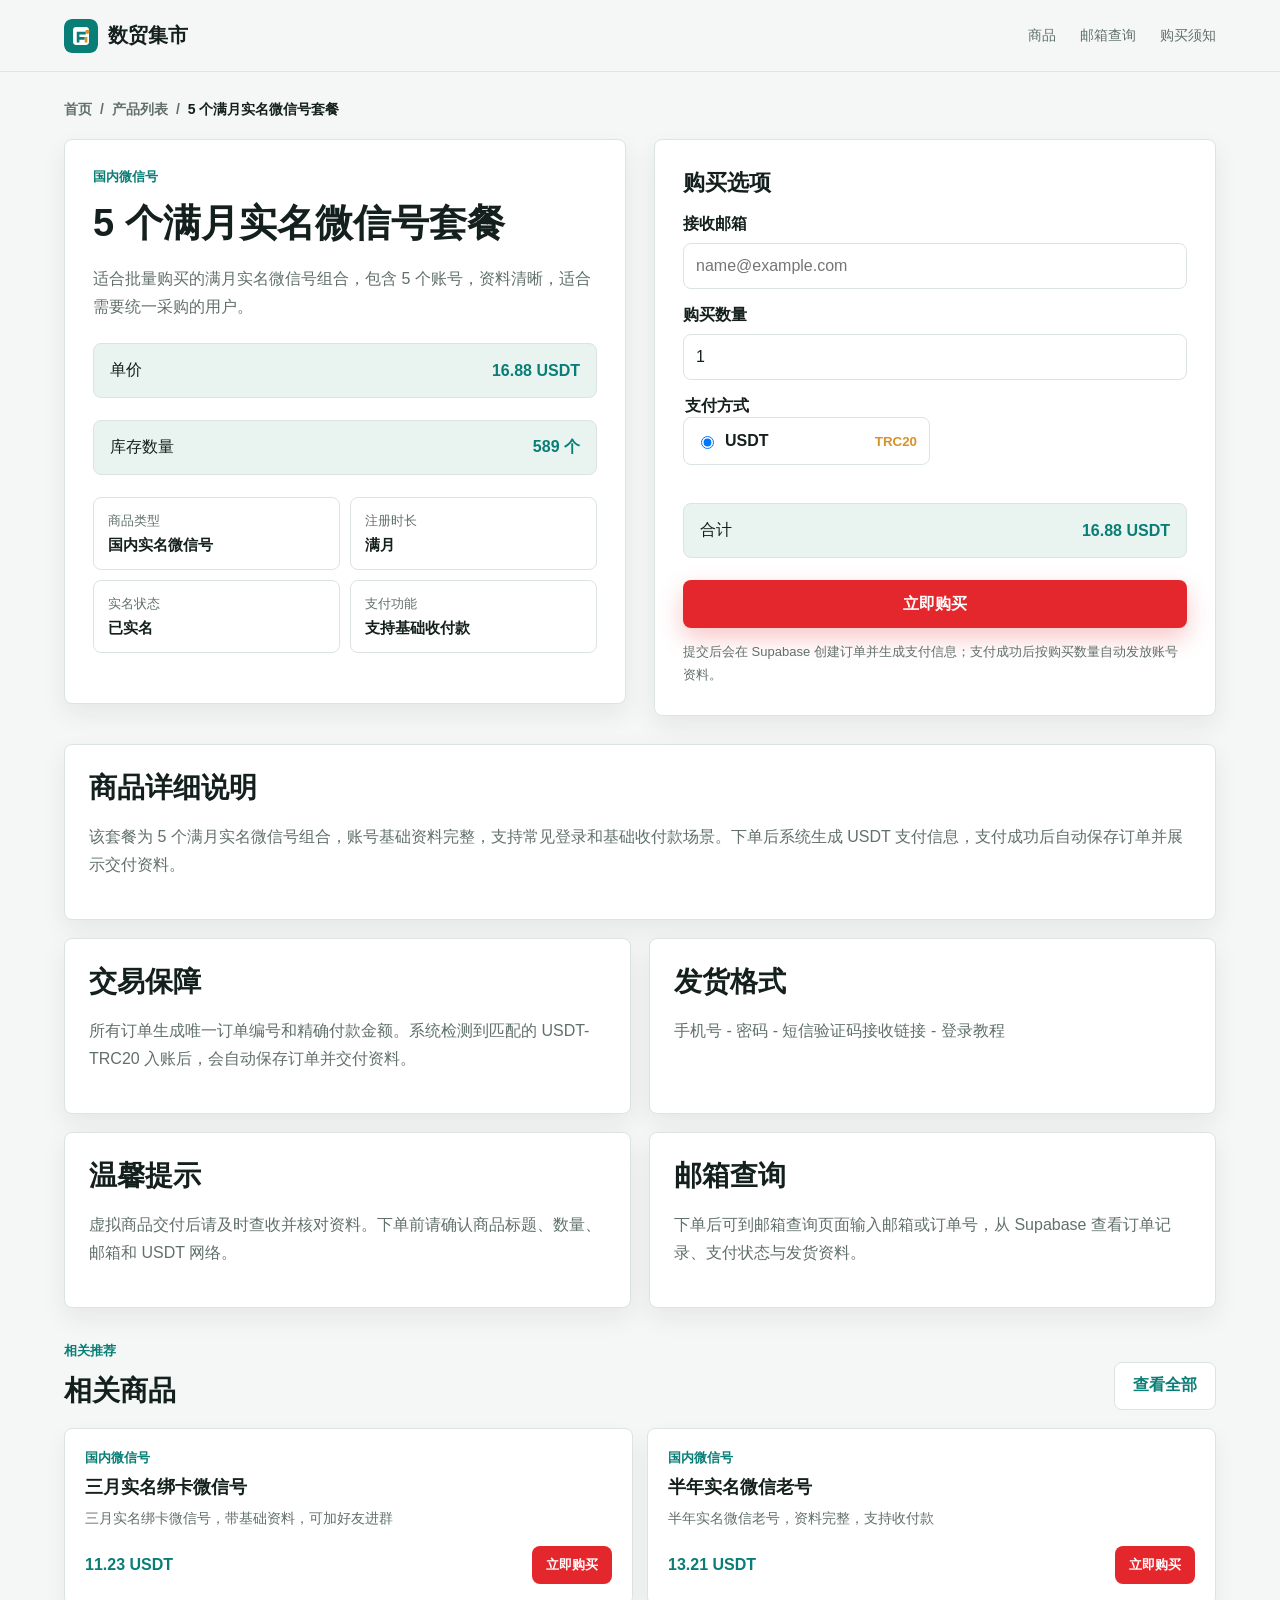
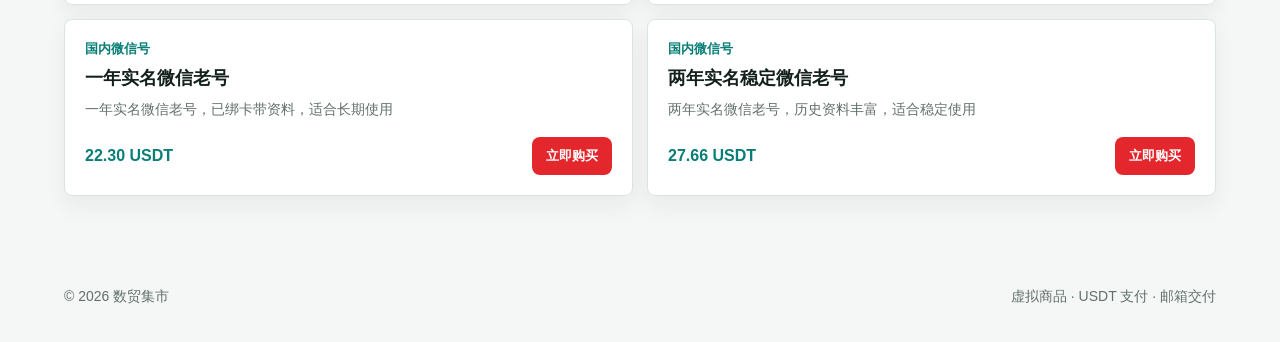
<file: product.html>
<!doctype html>
<html lang="zh-CN">
  <head>
    <meta charset="utf-8" />
    <meta name="viewport" content="width=device-width, initial-scale=1" />
    <title>微信号商品详情 | 实名微信号购买 - 微信小号自助购买平台</title>
    <meta name="description" content="微信号商品详情页，展示实名微信号、海外微信号、原机微信号、微信老号等商品价格、库存、账号年限、实名状态和支付功能，支持在线下单、USDT-TRC20 自动检测到账、支付成功后资料交付和邮箱查询订单。" />
    <meta name="keywords" content="微信号商品详情,微信号价格,微信号购买,微信号出售,实名微信号购买,海外微信号购买,原机微信号购买,微信小号购买,微信号自助购买" />
    <meta name="robots" content="index,follow" />
    <link rel="canonical" href="https://shumaojs.com/product/" />
    <meta property="og:title" content="微信号商品详情 - 实名微信号自助购买" />
    <meta property="og:description" content="查看微信号商品价格、库存、账号年限和实名状态，支持 USDT-TRC20 自动检测到账和支付成功后资料交付。" />
    <meta property="og:type" content="product" />
    <meta property="og:image" content="assets/virtual-goods-hero.png" />
    <link rel="icon" href="assets/favicon.ico" />
    <link rel="icon" type="image/svg+xml" href="assets/logo.svg" />
    <link rel="stylesheet" href="styles.css" />
  </head>
  <body>
    <header class="site-header">
      <a class="brand" href="./" aria-label="返回数贸集市首页">
        <img class="brand-logo" src="assets/logo.svg" alt="" />
        <span>数贸集市</span>
      </a>
      <nav class="nav">
        <a href="./#products">商品</a>
        <a href="query/">邮箱查询</a>
        <a href="./#notice">购买须知</a> 
      </nav>
    </header>

    <main class="detail-page">
      <nav class="detail-breadcrumb" aria-label="当前位置">
        <a href="./">首页</a>
        <span>/</span>
        <a href="./#products">产品列表</a>
        <span>/</span>
        <strong id="breadcrumbName">商品详情</strong>
      </nav>

      <section class="detail-layout detail-two-column">
        <article class="buy-panel detail-main-panel product-info-panel" aria-labelledby="productName">
          <p class="section-kicker" id="productCategory">虚拟商品</p>
          <h1 id="productName">虚拟商品</h1>
          <p class="detail-desc" id="productDesc">下单后生成 USDT 支付信息，支付成功后展示交付资料。</p>

          <div class="price-row">
            <span>单价</span>
            <strong id="productPrice">0.00 USDT</strong>
          </div>

          <div class="price-row stock-row">
            <span>库存数量</span>
            <strong><span id="productStock">--</span> 个</strong>
          </div>

          <div class="spec-grid" aria-label="商品属性">
            <div>
              <span>商品类型</span>
              <strong id="specType">虚拟资料</strong>
            </div>
            <div>
              <span>注册时长</span>
              <strong id="specAge">满月</strong>
            </div>
            <div>
              <span>实名状态</span>
              <strong id="specRealname">已实名</strong>
            </div>
            <div>
              <span>支付功能</span>
              <strong id="specPay">支持</strong>
            </div>
          </div>

        </article>

        <aside class="buy-panel purchase-panel" aria-labelledby="purchaseTitle">
          <form class="order-form" id="orderForm">
            <h2 class="form-title" id="purchaseTitle">购买选项</h2>
            <label>
              <span>接收邮箱</span>
              <input id="email" name="email" type="email" placeholder="name@example.com" required />
            </label>

            <label>
              <span>购买数量</span>
              <input id="quantity" name="quantity" type="number" min="1" step="1" value="1" required />
            </label>

            <fieldset>
              <legend>支付方式</legend>
              <div class="pay-options">
                <label class="pay-option">
                  <input type="radio" name="payMethod" value="USDT-TRC20" checked />
                  <span>USDT</span>
                  <small>TRC20</small>
                </label>
              </div>
            </fieldset>

            <div class="total-row">
              <span>合计</span>
              <strong id="orderTotal">0.00 USDT</strong>
            </div>

            <button class="buy-button" type="submit">立即购买</button>
            <p class="form-note">提交后会在 Supabase 创建订单并生成支付信息；支付成功后按购买数量自动发放账号资料。</p>
          </form>
        </aside>
      </section>

      <section class="detail-info detail-info-ordered">
        <div class="detail-info-wide">
          <h2>商品详细说明</h2>
          <p id="productLongDesc">付款成功后，系统会将兑换说明或资料发送到你的邮箱。请确认邮箱填写正确。</p>
        </div>
        <div>
          <h2>交易保障</h2>
          <p>所有订单生成唯一订单编号和精确付款金额。系统检测到匹配的 USDT-TRC20 入账后，会自动保存订单并交付资料。</p>
        </div>
        <div>
          <h2>发货格式</h2>
          <p>手机号 - 密码 - 短信验证码接收链接 - 登录教程</p>
        </div>
        <div>
          <h2>温馨提示</h2>
          <p>虚拟商品交付后请及时查收并核对资料。下单前请确认商品标题、数量、邮箱和 USDT 网络。</p>
        </div>
        <div>
          <h2>邮箱查询</h2>
          <p>下单后可到邮箱查询页面输入邮箱或订单号，从 Supabase 查看订单记录、支付状态与发货资料。</p>
        </div>
      </section>

      <section class="related-section" aria-labelledby="relatedTitle">
        <div class="related-head">
          <div>
            <p class="section-kicker">相关推荐</p>
            <h2 id="relatedTitle">相关商品</h2>
          </div>
          <a class="ghost-button" href="./#products">查看全部</a>
        </div>
        <div class="related-grid" id="relatedProducts"></div>
      </section>
    </main>

    <div class="modal-backdrop" id="paymentModal" aria-hidden="true">
      <section class="payment-modal" role="dialog" aria-modal="true" aria-labelledby="paymentTitle">
        <button class="modal-close" type="button" id="closeModal" aria-label="关闭支付信息">×</button>
        <p class="section-kicker">等待支付</p>
        <h2 id="paymentTitle">USDT 支付信息</h2>
        <div class="countdown" id="countdown">15:00</div>

        <dl class="payment-list">
          <div>
            <dt>订单编号</dt>
            <dd id="orderNo">--</dd>
          </div>
          <div>
            <dt>支付金额</dt>
            <dd id="payAmount">--</dd>
          </div>
          <div>
            <dt>支付网络</dt>
            <dd id="payNetwork">USDT-TRC20</dd>
          </div>
          <div>
            <dt>收款地址</dt>
            <dd class="wallet-address" id="walletAddress">TZA2Gv2CoWFRRNjcoPwEkjvxwd7WyiRyBW</dd>
          </div>
          <div>
            <dt>接收邮箱</dt>
            <dd id="payEmail">--</dd>
          </div>
        </dl>

        <div class="qr-box" aria-label="USDT TRC20 收款二维码">
          <img src="assets/usdt-trc20-qr.png" alt="USDT TRC20 收款二维码" />
          <small>请使用 USDT-TRC20 转账</small>
        </div>

        <p class="verify-message" id="verifyMessage" role="status" aria-live="polite"></p>

        <div class="modal-actions">
          <button class="copy-button" type="button" id="copyAddress">复制地址</button>
          <button class="success-button" type="button" id="confirmPaid">我已支付</button>
          <a class="query-link" href="query/" id="modalQueryLink">查看订单</a>
        </div>
        <div class="delivery-result" id="paymentDelivery" hidden>
          <div class="delivery-result-head">
            <strong>支付成功，账号资料</strong>
            <button class="ghost-button" type="button" id="copyPaymentDelivery">复制资料</button>
          </div>
          <p class="delivery-format">发货格式：手机号 - 密码 - 短信验证码接收链接 - 登录教程</p>
          <pre id="paymentDeliveryText"></pre>
        </div>
        <p class="modal-note">请按页面显示的精确 USDT 金额转账，系统会自动检测到账并交付资料。</p>
      </section>
    </div>

    <footer class="site-footer">
      <span>© 2026 数贸集市</span>
      <span>虚拟商品 · USDT 支付 · 邮箱交付</span>
    </footer>

    <script src="supabase-config.js"></script>
    <script src="supabase-orders.js"></script>
    <script src="product-data.js"></script>
    <script src="app.js"></script>
  </body>
</html>
</file>
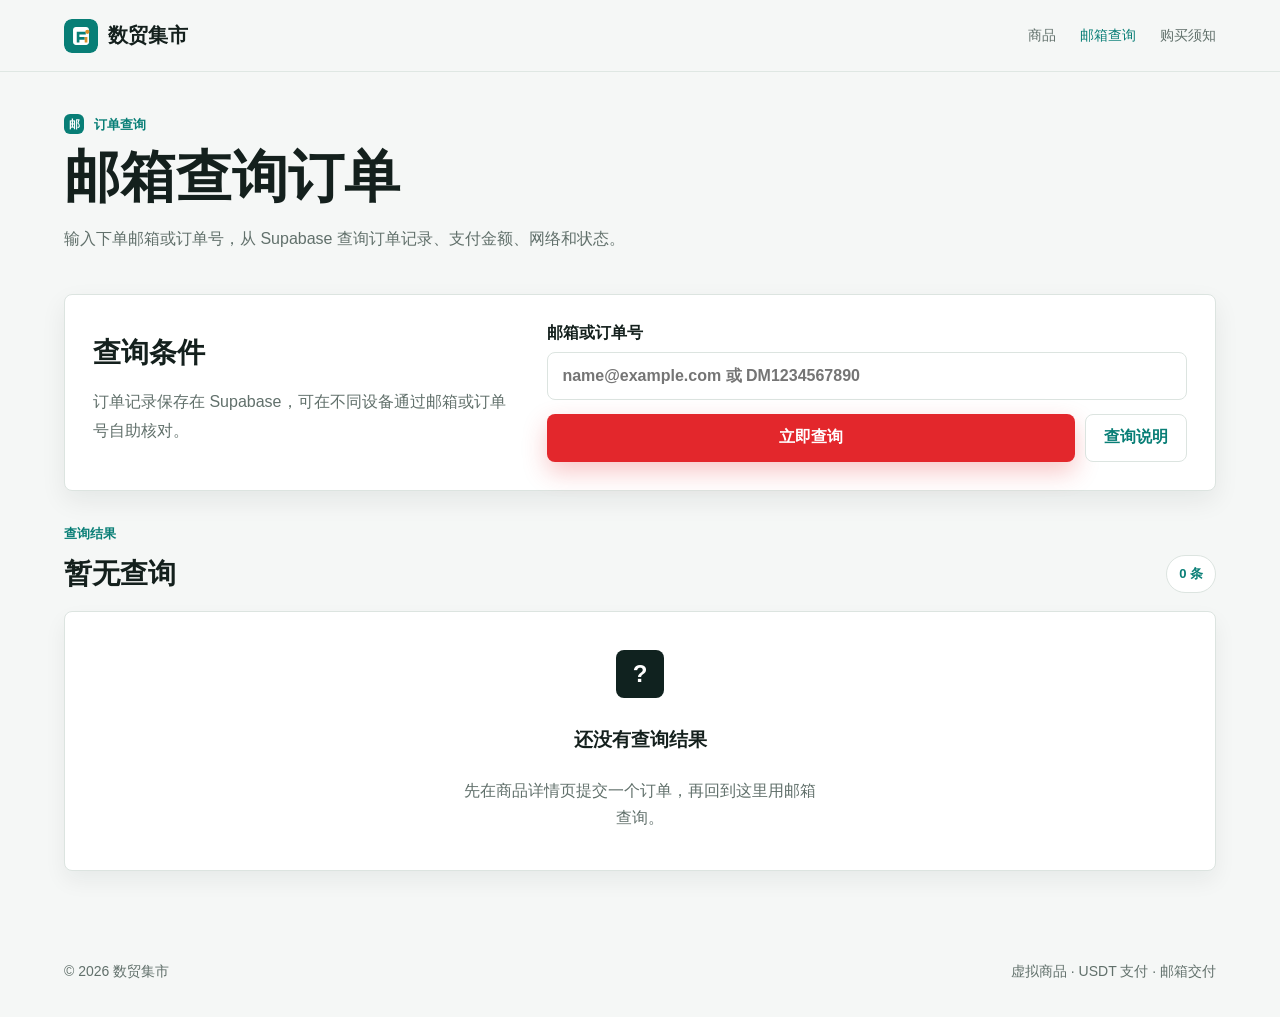
<file: query.html>
<!doctype html>
<html lang="zh-CN">
  <head>
    <meta charset="utf-8" />
    <meta name="viewport" content="width=device-width, initial-scale=1" />
    <title>订单查询 | 微信号购买订单邮箱查询 - 微信小号自助购买平台</title>
    <meta name="description" content="微信号购买订单查询页面，支持通过下单邮箱或订单号查询微信小号、实名微信号、海外微信号、原机微信号等自助购买订单状态、支付金额、收款网络和交付资料。" />
    <meta name="keywords" content="微信号订单查询,微信号购买查询,邮箱查询订单,微信小号订单查询,实名微信号订单,微信号自助购买平台" />
    <meta name="robots" content="noindex,follow" />
    <link rel="canonical" href="https://shumaojs.com/query/" />
    <meta property="og:title" content="微信号购买订单查询 - 邮箱查询订单" />
    <meta property="og:description" content="输入下单邮箱或订单号，查询微信号自助购买订单状态、支付金额和交付资料。" />
    <meta property="og:type" content="website" />
    <link rel="icon" href="assets/favicon.ico" />
    <link rel="icon" type="image/svg+xml" href="assets/logo.svg" />
    <link rel="stylesheet" href="styles.css" />
  </head>
  <body>
    <header class="site-header">
      <a class="brand" href="./" aria-label="数贸集市首页">
        <img class="brand-logo" src="assets/logo.svg" alt="" />
        <span>数贸集市</span>
      </a>
      <nav class="nav">
        <a href="./#products">商品</a>
        <a class="is-current" href="query/">邮箱查询</a>
        <a href="./#notice">购买须知</a> 
      </nav>
    </header>

    <main class="query-page">
      <section class="query-hero">
        <p class="section-kicker"><span class="mini-icon">邮</span> 订单查询</p>
        <h1>邮箱查询订单</h1>
        <p>输入下单邮箱或订单号，从 Supabase 查询订单记录、支付金额、网络和状态。</p>
      </section>

      <section class="query-panel" aria-labelledby="queryTitle">
        <div>
          <h2 id="queryTitle">查询条件</h2>
          <p>订单记录保存在 Supabase，可在不同设备通过邮箱或订单号自助核对。</p>
        </div>
        <form class="query-form" id="queryForm">
          <label>
            <span>邮箱或订单号</span>
            <input id="queryValue" type="text" placeholder="name@example.com 或 DM1234567890" autocomplete="email" required />
          </label>
          <div class="query-actions">
            <button class="buy-button" type="submit">立即查询</button>
            <button class="ghost-button" id="showAll" type="button">查询说明</button>
          </div>
        </form>
      </section>

      <section class="query-results" aria-live="polite">
        <div class="results-head">
          <div>
            <p class="section-kicker">查询结果</p>
            <h2 id="resultTitle">暂无查询</h2>
          </div>
          <span class="status-pill" id="resultCount">0 条</span>
        </div>
        <div class="order-list" id="orderList">
          <article class="empty-state">
            <span class="empty-icon">?</span>
            <h3>还没有查询结果</h3>
            <p>先在商品详情页提交一个订单，再回到这里用邮箱查询。</p>
          </article>
        </div>
      </section>
    </main>

    <footer class="site-footer">
      <span>© 2026 数贸集市</span>
      <span>虚拟商品 · USDT 支付 · 邮箱交付</span>
    </footer>

    <script src="supabase-config.js"></script>
    <script src="supabase-orders.js"></script>
    <script src="query.js"></script>
  </body>
</html>
</file>
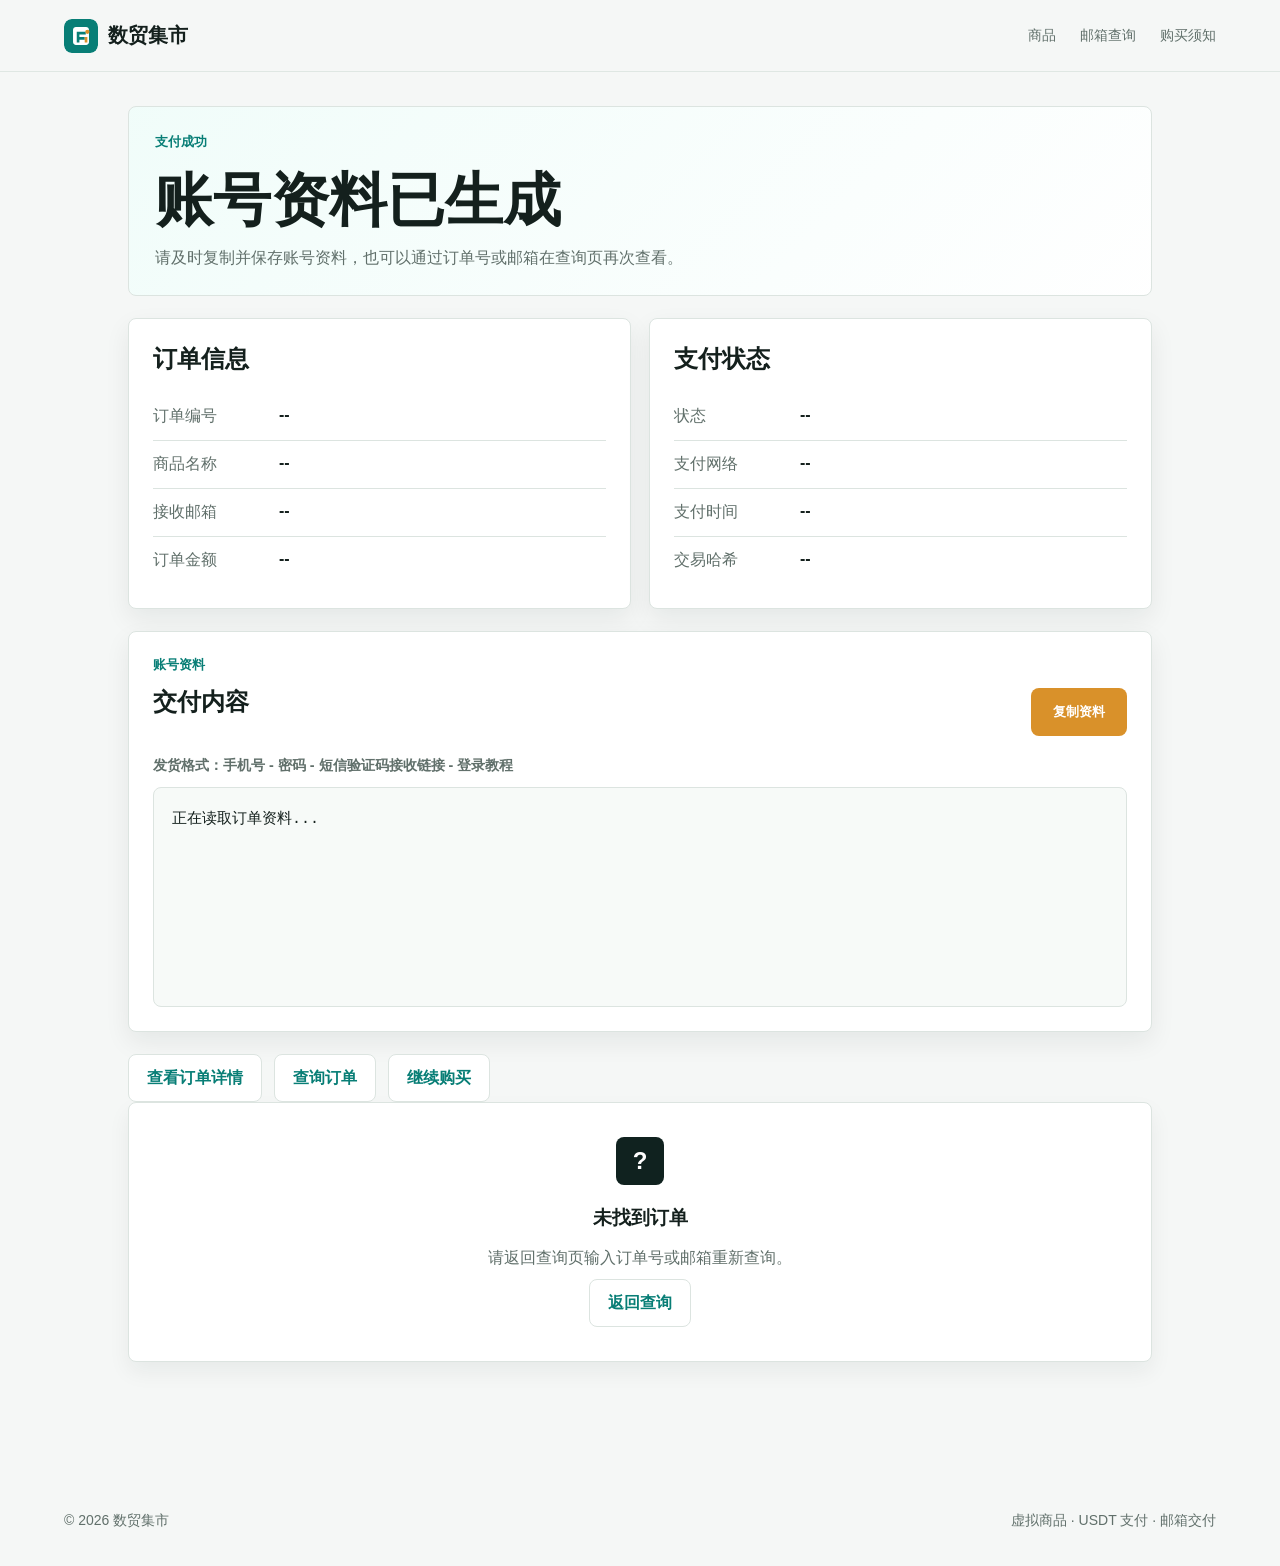
<file: success.html>
<!doctype html>
<html lang="zh-CN">
  <head>
    <meta charset="utf-8" />
    <meta name="viewport" content="width=device-width, initial-scale=1" />
    <title>支付成功 | 微信号购买账号资料交付 - 微信小号自助购买平台</title>
    <meta name="description" content="微信号购买支付成功页面，展示实名微信号、微信小号、海外微信号等订单信息、支付状态、交易哈希和账号资料交付内容，支持复制资料与返回订单详情。" />
    <meta name="keywords" content="微信号支付成功,微信号账号资料,微信号自动发货,微信号订单交付,实名微信号购买成功" />
    <meta name="robots" content="noindex,follow" />
    <link rel="canonical" href="https://shumaojs.com/success/" />
    <meta property="og:title" content="微信号购买支付成功 - 账号资料交付" />
    <meta property="og:description" content="支付成功后展示微信号订单信息、支付状态和账号资料交付内容。" />
    <meta property="og:type" content="website" />
    <link rel="icon" href="assets/favicon.ico" />
    <link rel="icon" type="image/svg+xml" href="assets/logo.svg" />
    <link rel="stylesheet" href="styles.css" />
  </head>
  <body>
    <header class="site-header">
      <a class="brand" href="./" aria-label="数贸集市首页">
        <img class="brand-logo" src="assets/logo.svg" alt="" />
        <span>数贸集市</span>
      </a>
      <nav class="nav">
        <a href="./#products">商品</a>
        <a href="query/">邮箱查询</a>
        <a href="./#notice">购买须知</a> 
      </nav>
    </header>

    <main class="success-page">
      <section class="success-shell" id="successShell">
        <div class="success-head">
          <p class="section-kicker">支付成功</p>
          <h1>账号资料已生成</h1>
          <p>请及时复制并保存账号资料，也可以通过订单号或邮箱在查询页再次查看。</p>
        </div>

        <div class="order-detail-grid">
          <section class="detail-card">
            <h2>订单信息</h2>
            <dl class="detail-list">
              <div>
                <dt>订单编号</dt>
                <dd id="successOrderNo">--</dd>
              </div>
              <div>
                <dt>商品名称</dt>
                <dd id="successProduct">--</dd>
              </div>
              <div>
                <dt>接收邮箱</dt>
                <dd id="successEmail">--</dd>
              </div>
              <div>
                <dt>订单金额</dt>
                <dd id="successAmount">--</dd>
              </div>
            </dl>
          </section>

          <section class="detail-card">
            <h2>支付状态</h2>
            <dl class="detail-list">
              <div>
                <dt>状态</dt>
                <dd id="successStatus">--</dd>
              </div>
              <div>
                <dt>支付网络</dt>
                <dd id="successNetwork">--</dd>
              </div>
              <div>
                <dt>支付时间</dt>
                <dd id="successPaidAt">--</dd>
              </div>
              <div>
                <dt>交易哈希</dt>
                <dd id="successTxHash">--</dd>
              </div>
            </dl>
          </section>
        </div>

        <section class="delivery-card">
          <div class="delivery-head">
            <div>
              <p class="section-kicker">账号资料</p>
              <h2>交付内容</h2>
            </div>
            <button class="copy-button copy-delivery" type="button" id="copySuccessDelivery">复制资料</button>
          </div>
          <p class="delivery-format">发货格式：手机号 - 密码 - 短信验证码接收链接 - 登录教程</p>
          <pre class="delivery-box" id="successDelivery">正在读取订单资料...</pre>
        </section>

        <div class="success-actions">
          <a class="query-link" id="successDetailLink" href="query/" target="_blank" rel="noopener">查看订单详情</a>
          <a class="query-link" href="query/" target="_blank" rel="noopener">查询订单</a>
          <a class="ghost-button" href="./#products" target="_blank" rel="noopener">继续购买</a>
        </div>
      </section>

      <section class="empty-state order-not-found" id="successNotFound" hidden>
        <span class="empty-icon">?</span>
        <h3>未找到订单</h3>
        <p>请返回查询页输入订单号或邮箱重新查询。</p>
        <a class="query-link" href="query/" target="_blank" rel="noopener">返回查询</a>
      </section>
    </main>

    <footer class="site-footer">
      <span>© 2026 数贸集市</span>
      <span>虚拟商品 · USDT 支付 · 邮箱交付</span>
    </footer>

    <script src="supabase-config.js"></script>
    <script src="supabase-orders.js"></script>
    <script src="success.js"></script>
  </body>
</html>
</file>
<file: styles.css>
:root {
  --bg: #f5f7f6;
  --ink: #14201d;
  --muted: #61706b;
  --line: #dce4e0;
  --surface: #ffffff;
  --dark: #10221f;
  --teal: #087e76;
  --amber: #d9912a;
  --danger: #e3272c;
  --danger-dark: #b8181d;
  --soft: #e9f3ef;
  --shadow: 0 18px 48px rgba(18, 32, 29, 0.12);
}

* {
  box-sizing: border-box;
}

body {
  margin: 0;
  font-family: "Microsoft YaHei", "PingFang SC", Arial, sans-serif;
  color: var(--ink);
  background: var(--bg);
}

a {
  color: inherit;
  text-decoration: none;
}

img {
  display: block;
  max-width: 100%;
}

.site-header {
  position: sticky;
  top: 0;
  z-index: 10;
  display: flex;
  align-items: center;
  justify-content: space-between;
  min-height: 72px;
  padding: 0 5vw;
  border-bottom: 1px solid rgba(220, 228, 224, 0.85);
  background: rgba(245, 247, 246, 0.92);
  backdrop-filter: blur(16px);
}

.brand {
  display: inline-flex;
  align-items: center;
  gap: 10px;
  font-weight: 800;
  font-size: 20px;
}

.brand-logo {
  width: 34px;
  height: 34px;
  border-radius: 8px;
}

.brand-mark {
  display: grid;
  width: 34px;
  height: 34px;
  place-items: center;
  border-radius: 8px;
  color: #fff;
  background: var(--teal);
}

.nav {
  display: flex;
  align-items: center;
  gap: 24px;
  color: var(--muted);
  font-size: 14px;
}

.nav a:hover,
.nav a.is-current,
.back-link:hover {
  color: var(--teal);
}

main {
  width: min(1180px, 90vw);
  margin: 0 auto;
}

.hero {
  display: grid;
  grid-template-columns: minmax(280px, 0.88fr) minmax(360px, 1.12fr);
  gap: 42px;
  align-items: center;
  min-height: calc(100vh - 128px);
  padding: 42px 0 56px;
}

.plain-title {
  padding: 42px 0 24px;
}

.plain-title h1 {
  max-width: 780px;
  margin: 0;
  font-size: clamp(34px, 5vw, 58px);
  line-height: 1.12;
  letter-spacing: 0;
}

.plain-title p:last-child {
  max-width: 760px;
  margin: 16px 0 0;
  color: var(--muted);
  font-size: 17px;
  line-height: 1.8;
}

.hero-copy h1 {
  max-width: 620px;
  margin: 0;
  font-size: clamp(42px, 7vw, 86px);
  line-height: 1.02;
  letter-spacing: 0;
}

.eyebrow,
.section-kicker {
  margin: 0 0 12px;
  color: var(--teal);
  font-size: 13px;
  font-weight: 800;
}

.mini-icon {
  display: inline-grid;
  width: 20px;
  height: 20px;
  place-items: center;
  margin-right: 6px;
  border-radius: 6px;
  color: #fff;
  background: var(--teal);
  font-size: 11px;
  vertical-align: 1px;
}

.hero-text {
  max-width: 560px;
  margin: 22px 0 30px;
  color: var(--muted);
  font-size: 18px;
  line-height: 1.8;
}

.primary-link,
.buy-button,
.copy-button {
  display: inline-flex;
  align-items: center;
  justify-content: center;
  min-height: 48px;
  padding: 0 22px;
  border: 0;
  border-radius: 8px;
  color: #fff;
  background: var(--teal);
  font-weight: 800;
  cursor: pointer;
}

.hero-image {
  width: 100%;
  aspect-ratio: 4 / 3;
  object-fit: cover;
  border-radius: 8px;
  box-shadow: var(--shadow);
}

.toolbar {
  display: flex;
  align-items: end;
  justify-content: space-between;
  gap: 24px;
  padding: 28px 0 20px;
}

.toolbar h2,
.notice-band h2,
.detail-info h2 {
  margin: 0;
  font-size: 28px;
}

.status-pill {
  padding: 9px 12px;
  border: 1px solid var(--line);
  border-radius: 999px;
  color: var(--teal);
  background: #fff;
  font-size: 13px;
  font-weight: 800;
}

.category-tabs {
  display: flex;
  flex-wrap: wrap;
  justify-content: flex-end;
  gap: 8px;
}

.category-tabs button {
  padding: 9px 12px;
  border: 1px solid var(--line);
  border-radius: 8px;
  color: var(--muted);
  background: #fff;
  font: inherit;
  font-size: 13px;
  font-weight: 800;
  cursor: pointer;
}

.category-tabs button:hover,
.category-tabs button.is-active {
  color: #fff;
  border-color: var(--dark);
  background: var(--dark);
}

.product-table-wrap {
  overflow-x: auto;
  border: 1px solid var(--line);
  border-radius: 8px;
  background: #fff;
  box-shadow: 0 10px 22px rgba(18, 32, 29, 0.06);
}

.product-table {
  width: 100%;
  min-width: 760px;
  border-collapse: collapse;
}

.product-table th,
.product-table td {
  padding: 16px 18px;
  border-bottom: 1px solid var(--line);
  text-align: left;
  vertical-align: middle;
}

.product-table th {
  color: var(--muted);
  background: #f0f5f3;
  font-size: 13px;
}

.product-table tr:last-child td {
  border-bottom: 0;
}

.product-table td:first-child {
  width: 58%;
  font-weight: 700;
}

.row-icon {
  position: relative;
  display: inline-block;
  width: 24px;
  height: 24px;
  margin-right: 8px;
  vertical-align: -4px;
background: url(assets/SkfHaoi23t.jpg);
    background-size: 100%;
}

 

.product-table td:nth-child(2) {
  color: var(--muted);
}

.product-table td:nth-child(3) {
  color: var(--teal);
  font-weight: 900;
  white-space: nowrap;
}

.table-buy {
  display: inline-flex;
  align-items: center;
  justify-content: center;
  min-height: 38px;
  padding: 0 18px;
  border-radius: 8px;
  color: #fff;
  background: var(--danger);
  box-shadow: 0 8px 18px rgba(227, 39, 44, 0.22);
  font-size: 14px;
  font-weight: 900;
  white-space: nowrap;
}

.table-buy:hover {
  background: var(--danger-dark);
}

.product-grid {
  display: grid;
  grid-template-columns: repeat(4, minmax(0, 1fr));
  gap: 18px;
}

.product-card {
  overflow: hidden;
  border: 1px solid var(--line);
  border-radius: 8px;
  background: var(--surface);
  box-shadow: 0 10px 22px rgba(18, 32, 29, 0.06);
}

.product-media {
  display: block;
  aspect-ratio: 4 / 3;
  background: var(--soft);
}

.product-media img {
  width: 100%;
  height: 100%;
  object-fit: cover;
}

.product-body {
  padding: 18px;
}

.product-title-row {
  display: flex;
  gap: 12px;
  align-items: start;
  justify-content: space-between;
}

.product-title-row h3 {
  margin: 0;
  font-size: 18px;
}

.product-title-row span {
  flex: 0 0 auto;
  padding: 4px 8px;
  border-radius: 999px;
  color: #7d4c00;
  background: #fff4dc;
  font-size: 12px;
  font-weight: 800;
}

.product-body p,
.notice-band p,
.detail-desc,
.detail-info p,
.form-note,
.modal-note {
  color: var(--muted);
  line-height: 1.75;
}

.product-body p {
  min-height: 78px;
  margin: 12px 0 18px;
  font-size: 14px;
}

.product-footer {
  display: flex;
  align-items: center;
  justify-content: space-between;
  gap: 12px;
}

.product-footer strong,
.price-row strong,
.total-row strong {
  color: var(--teal);
}

.ghost-link {
  padding: 9px 12px;
  border: 1px solid var(--line);
  border-radius: 8px;
  font-size: 13px;
  font-weight: 800;
}

.notice-band,
.feature-section {
  display: grid;
  grid-template-columns: 0.8fr 1.2fr;
  gap: 36px;
  align-items: center;
  margin: 64px 0;
  padding: 34px;
  border: 1px solid var(--line);
  border-radius: 8px;
  background: #fff;
}

.feature-grid {
  display: grid;
  grid-template-columns: repeat(2, minmax(0, 1fr));
  gap: 14px;
}

.feature-grid article {
  padding: 18px;
  border: 1px solid var(--line);
  border-radius: 8px;
  background: var(--soft);
}

.feature-icon {
  display: grid;
  width: 34px;
  height: 34px;
  place-items: center;
  margin-bottom: 12px;
  border-radius: 8px;
  color: #fff;
  background: var(--teal);
  font-size: 14px;
  font-weight: 900;
}

.feature-grid h3 {
  margin: 0 0 8px;
  font-size: 17px;
}

.feature-grid p {
  margin: 0;
  color: var(--muted);
  line-height: 1.7;
}

.faq-section {
  margin: 0 0 64px;
}

.faq-section h2 {
  margin: 0 0 18px;
  font-size: 28px;
}

.faq-section details {
  border: 1px solid var(--line);
  border-radius: 8px;
  background: #fff;
}

.faq-section details + details {
  margin-top: 12px;
}

.faq-section summary {
  padding: 18px 20px;
  cursor: pointer;
  font-weight: 900;
}

.faq-section details p {
  margin: 0;
  padding: 0 20px 18px;
  color: var(--muted);
  line-height: 1.75;
}

.site-footer {
  display: flex;
  align-items: center;
  justify-content: space-between;
  gap: 16px;
  width: min(1180px, 90vw);
  margin: 0 auto;
  padding: 28px 0 36px;
  color: var(--muted);
  font-size: 14px;
}

.detail-page {
  padding-top: 28px;
}

.back-link,
.detail-breadcrumb {
  display: inline-flex;
  margin-bottom: 20px;
  color: var(--muted);
  font-weight: 800;
}

.detail-breadcrumb {
  flex-wrap: wrap;
  gap: 8px;
  font-size: 14px;
}

.detail-breadcrumb strong {
  color: var(--ink);
}

.detail-layout {
  display: grid;
  grid-template-columns: 1.05fr 0.95fr;
  gap: 28px;
  align-items: start;
}

.detail-layout-ordered {
  display: block;
}

.detail-two-column {
  grid-template-columns: repeat(2, minmax(0, 1fr));
  align-items: start;
}

.detail-main-panel {
  max-width: 920px;
}

.detail-two-column .detail-main-panel {
  max-width: none;
}

.product-info-panel {
  min-width: 0;
}

.purchase-panel {
  position: sticky;
  top: 92px;
}

.detail-gallery,
.buy-panel,
.detail-info > div,
.payment-modal {
  border: 1px solid var(--line);
  border-radius: 8px;
  background: #fff;
  box-shadow: 0 10px 26px rgba(18, 32, 29, 0.07);
}

.detail-gallery {
  overflow: hidden;
}

.detail-gallery img {
  width: 100%;
  min-height: 520px;
  object-fit: cover;
}

.buy-panel {
  padding: 28px;
}

.buy-panel h1 {
  margin: 0;
  font-size: 38px;
}

.stock-row {
  margin-top: -10px;
}

.form-title {
  margin: 0 0 16px;
  font-size: 22px;
}

.price-row,
.total-row {
  display: flex;
  align-items: center;
  justify-content: space-between;
  margin: 22px 0;
  padding: 16px;
  border: 1px solid var(--line);
  border-radius: 8px;
  background: var(--soft);
}

.spec-grid {
  display: grid;
  grid-template-columns: repeat(2, minmax(0, 1fr));
  gap: 10px;
  margin: 0 0 22px;
}

.spec-grid div {
  padding: 14px;
  border: 1px solid var(--line);
  border-radius: 8px;
  background: #fff;
}

.spec-grid span {
  display: block;
  margin-bottom: 6px;
  color: var(--muted);
  font-size: 13px;
}

.spec-grid strong {
  font-size: 15px;
}

.order-form label,
.order-form fieldset {
  display: grid;
  gap: 8px;
  margin: 0 0 16px;
}

.order-form label span,
.order-form legend {
  font-weight: 800;
}

.order-form input {
  width: 100%;
  min-height: 46px;
  padding: 0 12px;
  border: 1px solid var(--line);
  border-radius: 8px;
  background: #fff;
  color: var(--ink);
  font: inherit;
}

.order-form input:focus {
  outline: 3px solid rgba(8, 126, 118, 0.16);
  border-color: var(--teal);
}

.order-form fieldset {
  padding: 0;
  border: 0;
}

.pay-options {
  display: grid;
  grid-template-columns: repeat(2, minmax(0, 1fr));
  gap: 10px;
}

.pay-option {
  display: flex !important;
  grid-template-columns: auto 1fr auto;
  align-items: center;
  min-height: 48px;
  padding: 0 12px;
  border: 1px solid var(--line);
  border-radius: 8px;
  background: #fff;
}

.pay-option input {
  width: auto;
  min-height: 0;
}

.pay-option small {
  margin-left: auto;
  color: var(--amber);
  font-weight: 800;
}

.buy-button {
  width: 100%;
  background: var(--danger);
  box-shadow: 0 10px 24px rgba(227, 39, 44, 0.26);
  font-size: 16px;
}

.buy-button:hover {
  background: var(--danger-dark);
}

.form-note,
.modal-note {
  margin-bottom: 0;
  font-size: 13px;
}

.detail-info {
  display: grid;
  grid-template-columns: repeat(2, minmax(0, 1fr));
  gap: 18px;
  margin: 28px 0 64px;
}

.detail-info-ordered {
  max-width: none;
  margin-bottom: 34px;
}

.detail-two-column + .detail-info-ordered,
.detail-two-column ~ .related-section {
  max-width: none;
}

.detail-info-wide {
  grid-column: 1 / -1;
}

.detail-info > div {
  padding: 24px;
}

.related-section {
  max-width: none;
  margin: 0 0 64px;
}

.related-head {
  display: flex;
  align-items: end;
  justify-content: space-between;
  gap: 18px;
  margin-bottom: 18px;
}

.related-head h2 {
  margin: 0;
  font-size: 28px;
}

.related-grid {
  display: grid;
  grid-template-columns: repeat(2, minmax(0, 1fr));
  gap: 14px;
}

.related-card {
  display: grid;
  gap: 16px;
  padding: 20px;
  border: 1px solid var(--line);
  border-radius: 8px;
  background: #fff;
  box-shadow: 0 10px 22px rgba(18, 32, 29, 0.06);
}

.related-card p {
  margin: 0 0 8px;
  color: var(--teal);
  font-size: 13px;
  font-weight: 900;
}

.related-card h3 {
  margin: 0 0 8px;
  font-size: 18px;
}

.related-card span {
  display: block;
  color: var(--muted);
  font-size: 14px;
  line-height: 1.65;
}

.related-card-foot {
  display: flex;
  align-items: center;
  justify-content: space-between;
  gap: 12px;
}

.related-card-foot strong {
  color: var(--teal);
  white-space: nowrap;
}

.related-card-foot a {
  display: inline-flex;
  align-items: center;
  justify-content: center;
  min-height: 38px;
  padding: 0 14px;
  border-radius: 8px;
  color: #fff;
  background: var(--danger);
  font-size: 13px;
  font-weight: 900;
  white-space: nowrap;
}

.modal-backdrop {
  position: fixed;
  inset: 0;
  z-index: 40;
  display: none;
  place-items: center;
  padding: 20px;
  background: rgba(10, 18, 16, 0.58);
}

.modal-backdrop.is-open {
  display: grid;
}

.payment-modal {
  position: relative;
  width: min(560px, 100%);
  max-height: calc(100vh - 40px);
  overflow: auto;
  padding: 28px;
}

.modal-close {
  position: absolute;
  top: 14px;
  right: 14px;
  display: grid;
  width: 36px;
  height: 36px;
  place-items: center;
  border: 1px solid var(--line);
  border-radius: 8px;
  background: #fff;
  color: var(--muted);
  font-size: 26px;
  cursor: pointer;
}

.payment-modal h2 {
  margin: 0;
  font-size: 30px;
}

.countdown {
  margin: 18px 0;
  padding: 18px;
  border-radius: 8px;
  color: #fff;
  background: var(--dark);
  text-align: center;
  font-size: 42px;
  font-weight: 900;
  font-variant-numeric: tabular-nums;
}

.payment-list {
  display: grid;
  gap: 10px;
  margin: 0;
}

.payment-list div {
  display: grid;
  grid-template-columns: 96px 1fr;
  gap: 12px;
  padding: 12px 0;
  border-bottom: 1px solid var(--line);
}

.payment-list dt {
  color: var(--muted);
}

.payment-list dd {
  margin: 0;
  font-weight: 800;
  overflow-wrap: anywhere;
}

.wallet-address {
  color: var(--teal);
}

.qr-box {
  display: grid;
  place-items: center;
  gap: 8px;
  width: 220px;
  margin: 20px auto;
  text-align: center;
}

.qr-box img {
  display: block;
  width: 220px;
  height: 220px;
  padding: 10px;
  border: 1px solid var(--line);
  border-radius: 8px;
  background: #fff;
}

.qr-box small {
  max-width: 220px;
  color: var(--muted);
}

.copy-button {
  width: 100%;
  background: var(--amber);
}

.modal-actions {
  display: grid;
  grid-template-columns: 1fr auto auto;
  gap: 10px;
  align-items: center;
}

.query-link,
.ghost-button {
  display: inline-flex;
  align-items: center;
  justify-content: center;
  min-height: 48px;
  padding: 0 18px;
  border: 1px solid var(--line);
  border-radius: 8px;
  color: var(--teal);
  background: #fff;
  font: inherit;
  font-weight: 900;
  cursor: pointer;
}

.success-button {
  display: inline-flex;
  align-items: center;
  justify-content: center;
  min-height: 48px;
  padding: 0 18px;
  border: 0;
  border-radius: 8px;
  color: #fff;
  background: var(--teal);
  font: inherit;
  font-weight: 900;
  cursor: pointer;
}

.success-button:disabled {
  cursor: default;
  opacity: 0.72;
}

.verify-message {
  min-height: 22px;
  margin: 0 0 14px;
  color: var(--muted);
  font-size: 0.9rem;
  line-height: 1.55;
}

.verify-message[data-type="success"] {
  color: var(--teal);
  font-weight: 800;
}

.verify-message[data-type="error"] {
  color: #b42318;
  font-weight: 800;
}

.delivery-result {
  margin-top: 16px;
  padding: 16px;
  border: 1px solid var(--line);
  border-radius: 8px;
  background: #f7faf8;
}

.delivery-result-head {
  display: flex;
  align-items: center;
  justify-content: space-between;
  gap: 12px;
  margin-bottom: 12px;
}

.delivery-format {
  margin: 0 0 10px;
  color: var(--muted);
  font-size: 0.9rem;
  font-weight: 800;
  line-height: 1.6;
}

.delivery-result pre {
  margin: 0;
  padding: 14px;
  overflow: auto;
  border: 1px solid var(--line);
  border-radius: 8px;
  color: var(--teal);
  background: #fff;
  font: 15px/1.7 Consolas, "Microsoft YaHei", monospace;
  white-space: pre-wrap;
  overflow-wrap: anywhere;
}

.query-page {
  padding-top: 42px;
}

.query-hero {
  max-width: 760px;
  padding-bottom: 24px;
}

.query-hero h1 {
  margin: 0;
  font-size: clamp(34px, 5vw, 56px);
  line-height: 1.12;
}

.query-hero p:last-child,
.query-panel p {
  color: var(--muted);
  line-height: 1.8;
}

.query-panel {
  display: grid;
  grid-template-columns: 0.8fr 1.2fr;
  gap: 28px;
  align-items: end;
  margin-bottom: 34px;
  padding: 28px;
  border: 1px solid var(--line);
  border-radius: 8px;
  background: #fff;
  box-shadow: 0 10px 26px rgba(18, 32, 29, 0.07);
}

.query-panel h2,
.results-head h2 {
  margin: 0;
  font-size: 28px;
}

.query-form label {
  display: grid;
  gap: 8px;
  margin-bottom: 14px;
  font-weight: 800;
}

.query-form input {
  width: 100%;
  min-height: 48px;
  padding: 0 14px;
  border: 1px solid var(--line);
  border-radius: 8px;
  color: var(--ink);
  font: inherit;
}

.query-form input:focus {
  outline: 3px solid rgba(8, 126, 118, 0.16);
  border-color: var(--teal);
}

.query-actions {
  display: grid;
  grid-template-columns: 1fr auto;
  gap: 10px;
}

.query-results {
  margin-bottom: 64px;
}

.results-head {
  display: flex;
  align-items: end;
  justify-content: space-between;
  gap: 18px;
  margin-bottom: 18px;
}

.order-list {
  display: grid;
  gap: 14px;
}

.order-card,
.empty-state {
  border: 1px solid var(--line);
  border-radius: 8px;
  background: #fff;
  box-shadow: 0 10px 22px rgba(18, 32, 29, 0.06);
}

.order-card {
  padding: 22px;
}

.order-card-head {
  display: flex;
  align-items: start;
  justify-content: space-between;
  gap: 18px;
  padding-bottom: 16px;
  border-bottom: 1px solid var(--line);
}

.order-card-head h3 {
  margin: 0;
  font-size: 22px;
}

.order-card-head strong {
  color: var(--teal);
  white-space: nowrap;
}

.order-card-actions {
  display: flex;
  justify-content: flex-end;
  margin-top: 18px;
}

.order-meta {
  display: grid;
  grid-template-columns: repeat(2, minmax(0, 1fr));
  gap: 12px 22px;
  margin: 16px 0 0;
}

.order-meta div {
  min-width: 0;
}

.order-meta dt {
  color: var(--muted);
  font-size: 13px;
}

.order-meta dd {
  margin: 5px 0 0;
  font-weight: 800;
  overflow-wrap: anywhere;
}

.empty-state {
  display: grid;
  place-items: center;
  min-height: 260px;
  padding: 30px;
  text-align: center;
}

.empty-state h3 {
  margin: 12px 0 6px;
}

.empty-state p {
  max-width: 360px;
  margin: 0;
  color: var(--muted);
  line-height: 1.7;
}

.empty-icon {
  display: grid;
  width: 48px;
  height: 48px;
  place-items: center;
  border-radius: 8px;
  color: #fff;
  background: var(--dark);
  font-size: 24px;
  font-weight: 900;
}

.order-detail-page {
  padding-top: 28px;
}

.order-detail-shell {
  display: grid;
  gap: 18px;
  margin-bottom: 64px;
}

.order-detail-head,
.detail-card,
.delivery-card {
  border: 1px solid var(--line);
  border-radius: 8px;
  background: #fff;
  box-shadow: 0 10px 26px rgba(18, 32, 29, 0.07);
}

.order-detail-head {
  display: flex;
  align-items: center;
  justify-content: space-between;
  gap: 18px;
  padding: 28px;
}

.order-detail-head h1 {
  margin: 0;
  font-size: clamp(28px, 4vw, 42px);
  line-height: 1.18;
  overflow-wrap: anywhere;
}

.order-state {
  flex: 0 0 auto;
  padding: 10px 14px;
  border-radius: 999px;
  color: #fff;
  background: var(--teal);
  font-weight: 900;
}

.order-detail-grid {
  display: grid;
  grid-template-columns: repeat(2, minmax(0, 1fr));
  gap: 18px;
}

.detail-card,
.delivery-card {
  padding: 24px;
}

.detail-card h2,
.delivery-card h2 {
  margin: 0 0 18px;
  font-size: 24px;
}

.detail-list {
  display: grid;
  gap: 0;
  margin: 0;
}

.detail-list div {
  display: grid;
  grid-template-columns: 112px 1fr;
  gap: 14px;
  padding: 13px 0;
  border-bottom: 1px solid var(--line);
}

.detail-list div:last-child {
  border-bottom: 0;
}

.detail-list dt {
  color: var(--muted);
}

.detail-list dd {
  margin: 0;
  font-weight: 900;
  overflow-wrap: anywhere;
}

.copy-inline {
  width: 100%;
  margin-top: 18px;
}

.delivery-head {
  display: flex;
  align-items: end;
  justify-content: space-between;
  gap: 18px;
  margin-bottom: 18px;
}

.copy-delivery {
  width: auto;
  background: var(--amber);
}

.delivery-box {
  min-height: 220px;
  margin: 0;
  padding: 18px;
  overflow: auto;
  border: 1px solid var(--line);
  border-radius: 8px;
  color: var(--ink);
  background: #f7faf8;
  font: 15px/1.8 Consolas, "Microsoft YaHei", monospace;
  white-space: pre-wrap;
}

.order-not-found {
  margin-bottom: 64px;
}

.success-page {
  padding: 34px 5vw 58px;
}

.success-shell {
  display: grid;
  gap: 22px;
}

.success-head {
  padding: 26px;
  border: 1px solid var(--line);
  border-radius: 8px;
  background: linear-gradient(135deg, rgba(240, 253, 250, 0.92), rgba(255, 255, 255, 0.96));
  box-shadow: var(--shadow-soft);
}

.success-head h1 {
  margin: 8px 0;
  font-size: clamp(2rem, 5vw, 3.6rem);
  letter-spacing: 0;
}

.success-head p:last-child {
  max-width: 760px;
  margin: 0;
  color: var(--muted);
}

.success-actions {
  display: flex;
  flex-wrap: wrap;
  gap: 12px;
  align-items: center;
}

@media (max-width: 920px) {
  .hero,
  .detail-layout,
  .detail-two-column,
  .notice-band,
  .feature-section,
  .query-panel,
  .order-detail-grid {
    grid-template-columns: 1fr;
  }

  .hero {
    min-height: auto;
  }

  .product-grid {
    grid-template-columns: repeat(2, minmax(0, 1fr));
  }

  .category-tabs {
    justify-content: flex-start;
  }

  .purchase-panel {
    position: static;
  }
}

@media (max-width: 640px) {
  .site-header,
  .site-footer,
  .toolbar,
  .product-footer,
  .order-detail-head,
  .delivery-head {
    align-items: flex-start;
    flex-direction: column;
  }

  .site-header {
    min-height: auto;
    padding-top: 16px;
    padding-bottom: 16px;
  }

  .nav {
    width: 100%;
    justify-content: space-between;
    gap: 10px;
  }

  .hero-copy h1 {
    font-size: 42px;
  }

  .hero-image,
  .detail-gallery img {
    min-height: 0;
    aspect-ratio: 4 / 3;
  }

  .product-grid,
  .detail-info,
  .related-grid,
  .spec-grid,
  .pay-options,
  .order-meta,
  .query-actions,
  .modal-actions {
    grid-template-columns: 1fr;
  }

  .notice-band,
  .feature-section,
  .buy-panel,
  .payment-modal,
  .query-panel {
    padding: 20px;
  }

  .feature-grid {
    grid-template-columns: 1fr;
  }

  .payment-list div {
    grid-template-columns: 1fr;
    gap: 4px;
  }

  .detail-list div {
    grid-template-columns: 1fr;
    gap: 4px;
  }

  .delivery-result-head {
    align-items: stretch;
    flex-direction: column;
  }
}
</file>
